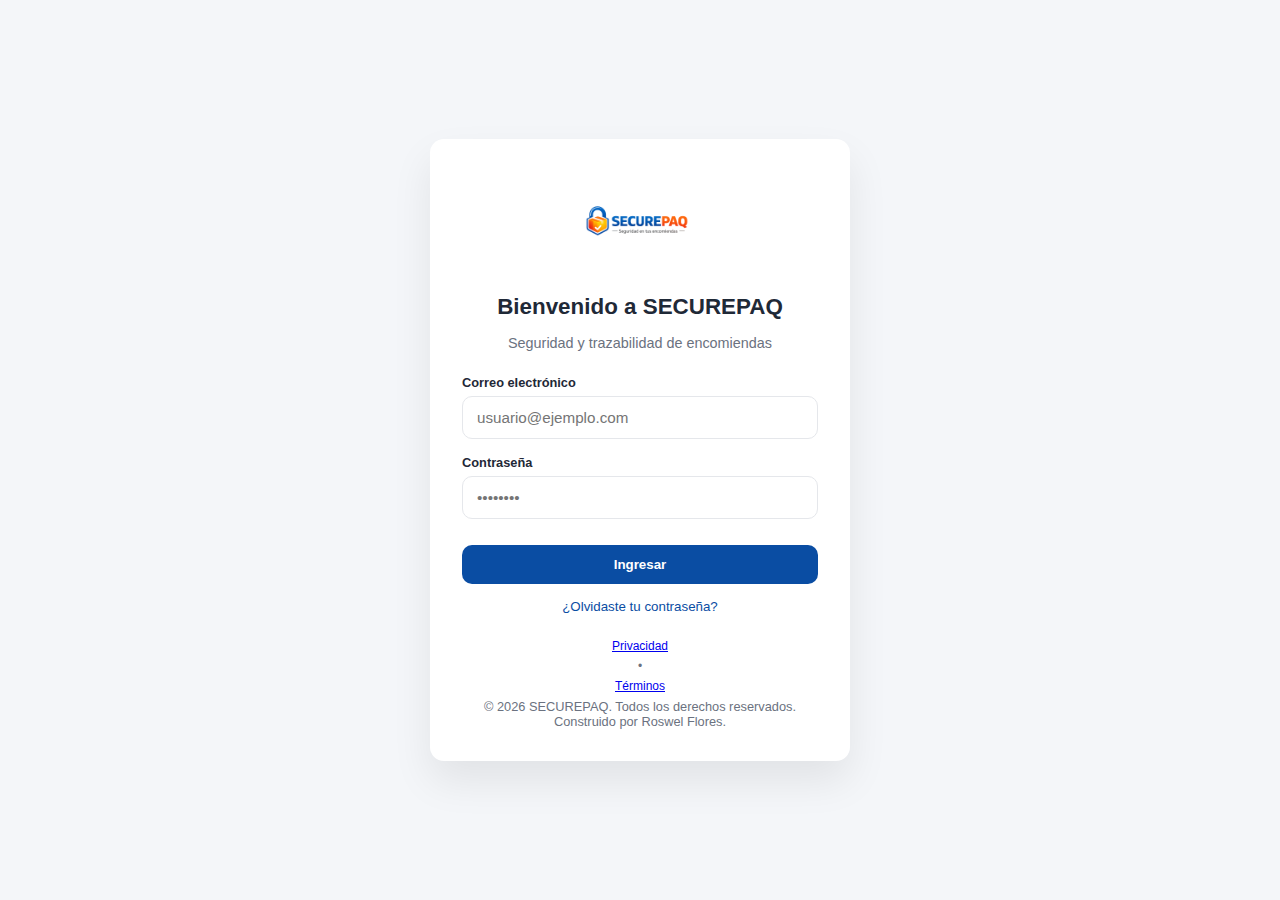
<file: index.html>
<!DOCTYPE html>
<html lang="es">
<head>
  <meta charset="UTF-8">
  <title>SECUREPAQ | Acceso</title>
  <meta name="viewport" content="width=device-width, initial-scale=1.0">

  <link rel="stylesheet" href="assets/css/base.css">
  <link rel="stylesheet" href="assets/css/login.css">
</head>
<body>

<main class="auth-wrapper">

  <section class="auth-card">

    <header class="auth-header">
      <img src="assets/images/logo_securepaq.png" alt="SECUREPAQ">
      <h1>Bienvenido a SECUREPAQ</h1>
      <p>Seguridad y trazabilidad de encomiendas</p>
    </header>

    <div id="error-box" class="alert error hidden">
      Credenciales incorrectas. Inténtalo nuevamente.
    </div>

    <form id="login-form" class="auth-form">
      <div class="field">
        <label>Correo electrónico</label>
        <input type="email" placeholder="usuario@ejemplo.com" required>
      </div>

      <div class="field">
        <label>Contraseña</label>
        <input type="password" placeholder="••••••••" required>
      </div>

      <button class="btn-primary">Ingresar</button>

      <button type="button" id="show-recovery" class="link-btn">
        ¿Olvidaste tu contraseña?
      </button>
    </form>

    <!-- RECUPERACIÓN -->
    <section id="recovery" class="recovery hidden">
      <h2>Recuperar acceso</h2>

      <div class="field">
        <label>Correo registrado</label>
        <input type="email" placeholder="correo@ejemplo.com">
      </div>

      <button class="btn-secondary">Enviar enlace</button>

      <button type="button" id="back-login" class="link-btn">
        Volver al inicio
      </button>
    </section>

    <footer class="auth-footer">
      <a href="pages/legal/privacidad.html">Privacidad</a>
      <span>•</span>
      <a href="pages/legal/terminos.html">Términos</a>
      <div class="copyright">
        © 2026 SECUREPAQ. Todos los derechos reservados. Construido por Roswel Flores.
      </div>
    </footer>


  </section>

</main>

<script src="js/auth/login.js"></script>
</body>
</html>
</file>
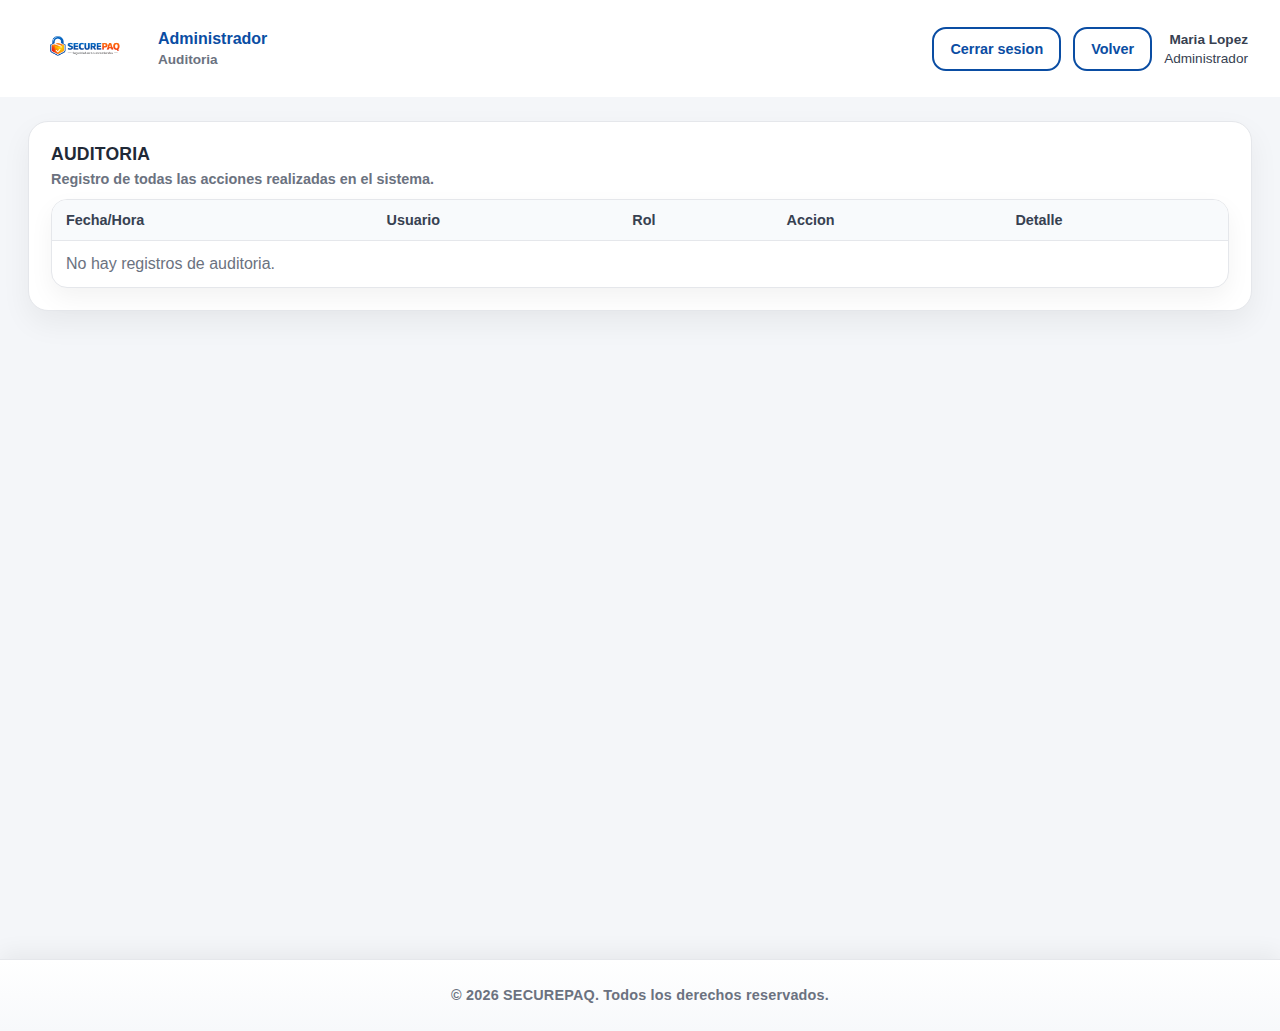
<file: pages/admin/auditoria.html>
<!DOCTYPE html>
<html lang="es">
<head>
  <meta charset="UTF-8" />
  <title>SECUREPAQ | Auditoria</title>
  <meta name="viewport" content="width=device-width, initial-scale=1.0" />

  <link rel="stylesheet" href="../../assets/css/base.css" />
  <link rel="stylesheet" href="../../assets/css/admin-auditoria.css?v=1" />
</head>

<body>
<header class="app-header">
  <div class="header-left">
    <img src="../../assets/images/logo_securepaq.png" class="logo" alt="SECUREPAQ">
    <div class="module-row">
      <span class="module">Administrador</span>
      <span class="module-sub">Auditoria</span>
    </div>
  </div>

  <div class="header-right">
    <a href="../../index.html" class="btn btn-back" aria-label="Cerrar sesion">Cerrar sesion</a>
    <a href="home.html" class="btn btn-back" aria-label="Volver al panel">Volver</a>
    <div class="user-info">
      <strong>Maria Lopez</strong>
      <span>Administrador</span>
    </div>
  </div>
</header>

<main class="page">
  <section class="content">
    <div class="section-head">
      <h1 class="title">Auditoria</h1>
      <p class="subtitle">Registro de todas las acciones realizadas en el sistema.</p>
    </div>

    <div class="table-wrap" role="region" aria-label="Tabla de auditoria">
      <table class="table">
        <thead>
          <tr>
            <th>Fecha/Hora</th>
            <th>Usuario</th>
            <th>Rol</th>
            <th>Accion</th>
            <th>Detalle</th>
          </tr>
        </thead>
        <tbody id="auditoriaTbody">
          <!-- render JS -->
        </tbody>
      </table>

      <div id="auditoriaEmpty" class="empty hidden">
        No hay registros de auditoria.
      </div>
    </div>
  </section>
</main>

<footer class="app-footer">
  &copy; 2026 SECUREPAQ. Todos los derechos reservados.
</footer>

<script src="../../js/pages/admin/auditoria.js"></script>
</body>
</html>
</file>
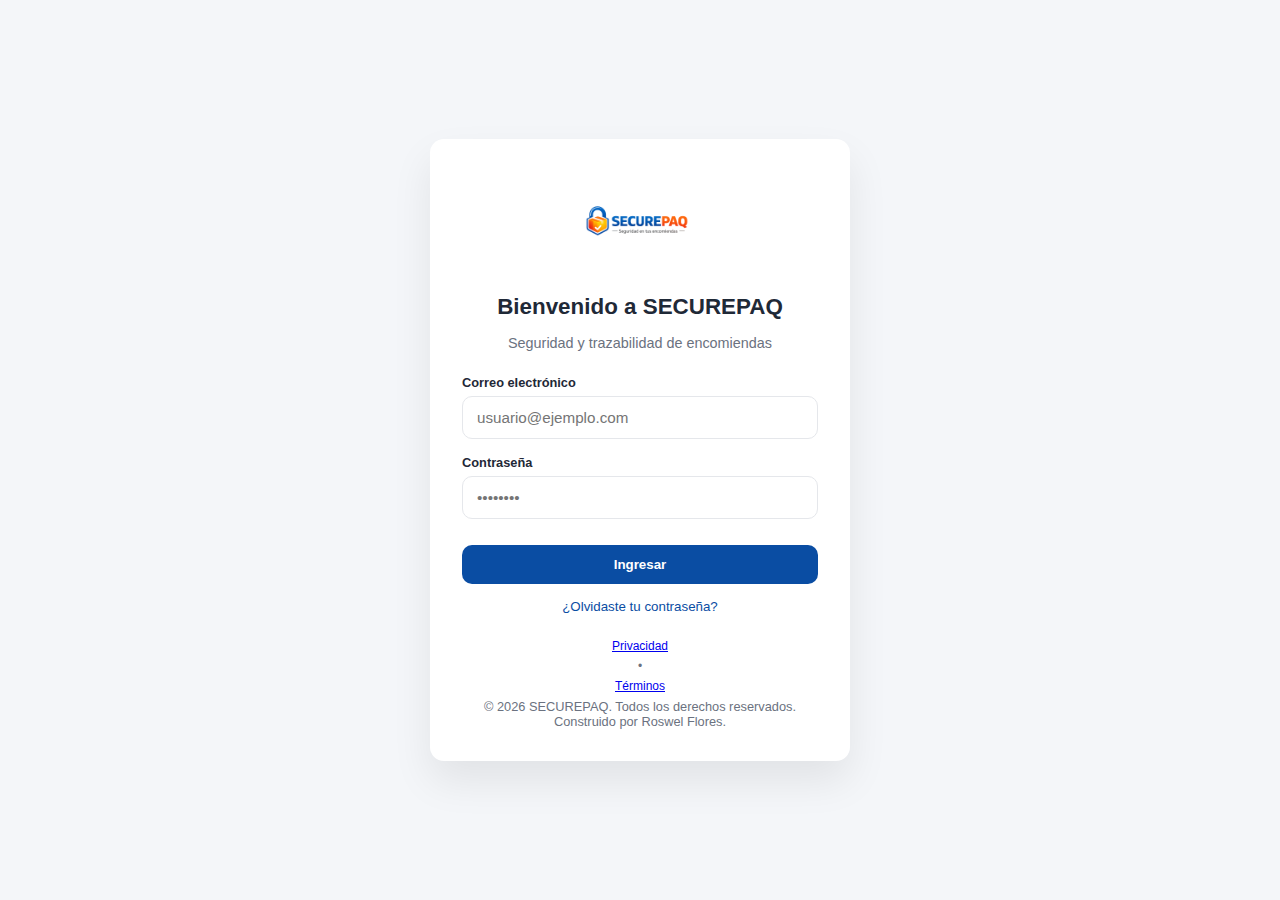
<file: pages/admin/estructura.html>
<!DOCTYPE html>
<html lang="es">
<head>
  <meta charset="UTF-8" />
  <title>SECUREPAQ | Estructura</title>
  <meta name="viewport" content="width=device-width, initial-scale=1.0" />

  <link rel="stylesheet" href="../../assets/css/base.css" />
  <link rel="stylesheet" href="../../assets/css/admin-estructura.css?v=2" />
</head>

<body>
<header class="app-header">
  <div class="header-left">
    <img src="../../assets/images/logo_securepaq.png" class="logo" alt="SECUREPAQ">
    <div class="module-row">
      <span class="module">Administrador</span>
      <span class="module-sub">Configurar estructura</span>
    </div>
  </div>

  <div class="header-right">
    <a href="../../index.html" class="btn btn-back" aria-label="Cerrar sesion" data-logout>Cerrar sesion</a>
    <a href="home.html" class="btn btn-back" aria-label="Volver al panel">Volver</a>
    <div class="user-info">
      <strong>Maria Lopez</strong>
      <span>Administrador</span>
    </div>
  </div>
</header>

<main class="page">
  <section class="content">
    <div class="section-head">
      <h1 class="title">Configurar estructura</h1>
      <p class="subtitle">Define datos del edificio y todos sus departamentos en una sola pantalla.</p>
    </div>

    <div id="estructuraMessage" class="status-message hidden" role="status" aria-live="polite"></div>

    <form id="estructuraForm" class="form">
      <!-- Edificio -->
      <div class="block">
        <div class="block-title">Datos del edificio</div>

        <label class="field">
          <span class="field-label">Nombre del edificio <span class="req">*</span></span>
          <input id="edificioNombre" type="text" placeholder="Ej: Torre A" required />
        </label>

        <label class="field">
          <span class="field-label">Direccion <span class="req">*</span></span>
          <input id="edificioDireccion" type="text" placeholder="Calle y numero" required />
        </label>

        <div class="grid-2">
          <label class="field">
            <span class="field-label">Comuna <span class="req">*</span></span>
            <input id="edificioComuna" type="text" placeholder="Comuna" required />
          </label>

          <label class="field">
            <span class="field-label">Ciudad <span class="req">*</span></span>
            <input id="edificioCiudad" type="text" placeholder="Ciudad" required />
          </label>
        </div>

        <div class="grid-2">
          <label class="field">
            <span class="field-label">Telefono <span class="req">*</span></span>
          <input id="edificioTelefono" type="tel" placeholder="+56912345678" required pattern="^\+56 ?9\d{8}$" title="Formato requerido: +56 9XXXXXXXX" />
          </label>

          <label class="field">
             <span class="field-label">Email <span class="req">*</span></span>
          <input id="edificioEmail" type="email" placeholder="contacto@edificio.com" required />
          </label>
        </div>

      </div>

      <!-- Departamentos -->
      <div class="block">
        <div class="block-title">Departamentos</div>
        <div id="deptosContainer" class="deptos-container">
          <!-- render JS -->
        </div>

        <div class="add-wrap">
          <button type="button" id="btnAgregarDepto" class="btn btn-outline">+ Agregar departamento</button>
        </div>
      </div>

      <div class="form-actions">
        <button type="button" id="btnCancelar" class="btn btn-muted">Cancelar</button>
        <button type="submit" class="btn">Guardar</button>
      </div>
    </form>
  </section>
</main>

<footer class="app-footer">
  &copy; 2026 SECUREPAQ. Todos los derechos reservados.
</footer>

<script src="../../js/pages/admin/estructura.js"></script>

<script src="../../js/guard/guard.global.js"></script>
<script>
  protectRoute(['ADMIN']);
</script>
</body>
</html>
</file>
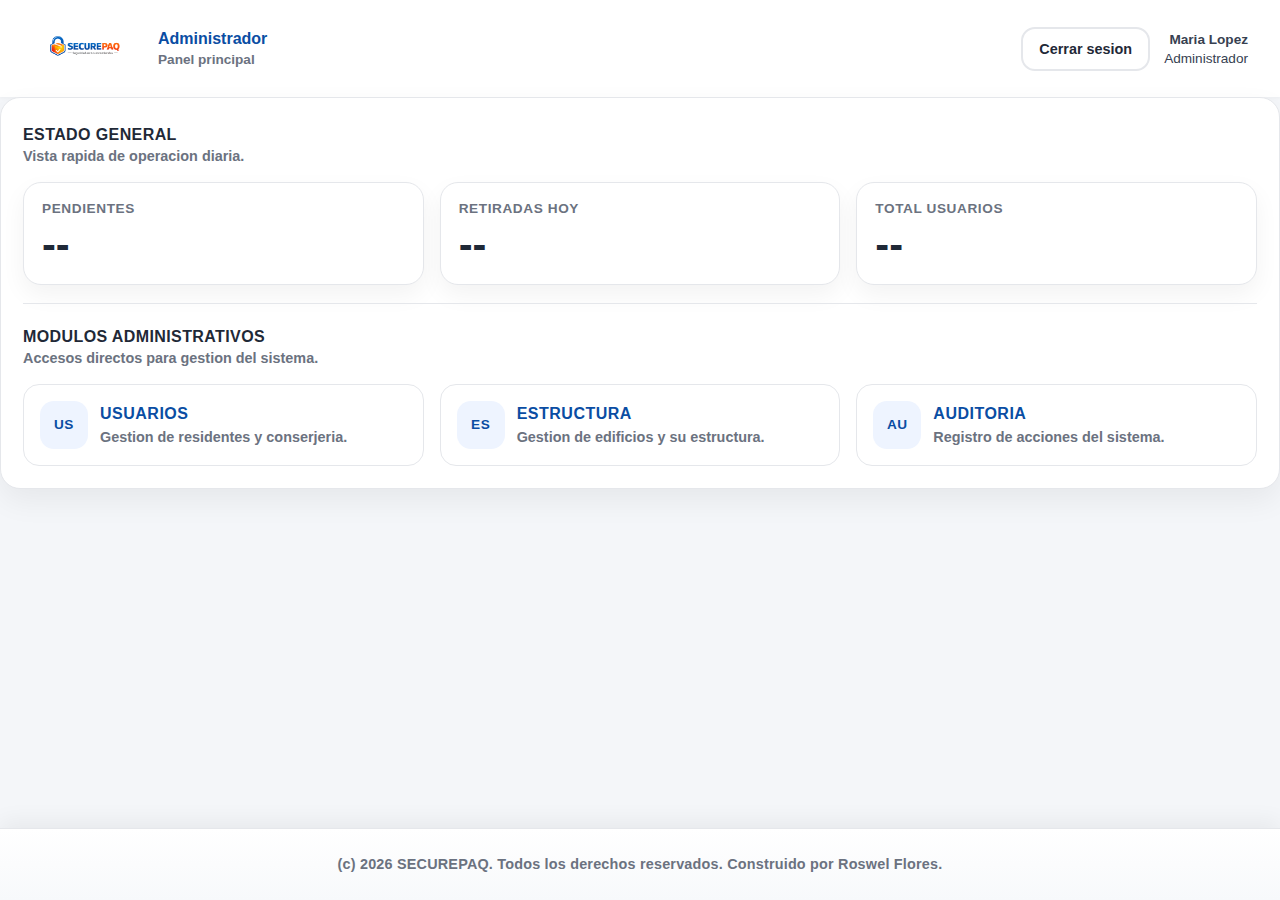
<file: pages/admin/home.html>
<!DOCTYPE html>
<html lang="es">
<head>
  <meta charset="UTF-8">
  <title>SECUREPAQ | Administrador</title>
  <meta name="viewport" content="width=device-width, initial-scale=1.0">

  <link rel="stylesheet" href="../../assets/css/base.css">
  <link rel="stylesheet" href="../../assets/css/admin.css?v=1">
</head>

<body>

<header class="app-header">
  <div class="header-left">
    <img src="../../assets/images/logo_securepaq.png" class="logo" alt="SECUREPAQ">
    <div class="module-row">
      <span class="module">Administrador</span>
      <span class="module-sub">Panel principal</span>
    </div>
  </div>

  <div class="header-right">
    <a href="../../index.html" class="btn btn-muted" aria-label="Cerrar sesion">Cerrar sesion</a>
    <div class="user-info">
      <strong>Maria Lopez</strong>
      <span>Administrador</span>
    </div>
  </div>
</header>

<main class="page admin-page">

  <section class="content admin-content">
    <div class="section-head">
      <h2 class="section-title">Estado general</h2>
      <p class="section-subtitle">Vista rapida de operacion diaria.</p>
    </div>

    <div class="kpi-grid" aria-label="KPIs esenciales">
      <div class="kpi-card">
        <div class="kpi-label">Pendientes</div>
        <div class="kpi-value" id="kpiPendientes">--</div>
      </div>

      <div class="kpi-card">
        <div class="kpi-label">Retiradas hoy</div>
        <div class="kpi-value" id="kpiRetiradasHoy">--</div>
      </div>

      <div class="kpi-card">
        <div class="kpi-label">Total usuarios</div>
        <div class="kpi-value" id="kpiTotalUsuarios">--</div>
      </div>
    </div>

    <div class="divider"></div>

    <div class="section-head">
      <h2 class="section-title">Modulos administrativos</h2>
      <p class="section-subtitle">Accesos directos para gestion del sistema.</p>
    </div>

    <div class="modules-grid">
      <a class="module-card" href="usuarios.html" aria-label="Modulo Usuarios">
        <div class="module-icon">US</div>
        <div>
          <div class="module-title">Usuarios</div>
          <div class="module-desc">Gestion de residentes y conserjeria.</div>
        </div>
      </a>

      <a class="module-card" href="estructura.html" aria-label="Modulo Estructura">
        <div class="module-icon">ES</div>
        <div>
          <div class="module-title">Estructura</div>
          <div class="module-desc">Gestion de edificios y su estructura.</div>
        </div>
      </a>

      <a class="module-card" href="auditoria.html" aria-label="Modulo Auditoria">
        <div class="module-icon">AU</div>
        <div>
          <div class="module-title">Auditoria</div>
          <div class="module-desc">Registro de acciones del sistema.</div>
        </div>
      </a>
    </div>

    <!-- Mensaje fallback -->
    <div class="empty hidden" id="adminStatus">Cargando metricas...</div>
  </section>

</main>

<footer class="app-footer">
  (c) 2026 SECUREPAQ. Todos los derechos reservados. Construido por Roswel Flores.
</footer>

<script src="../../js/pages/admin/admin.js"></script>
</body>
</html>
</file>
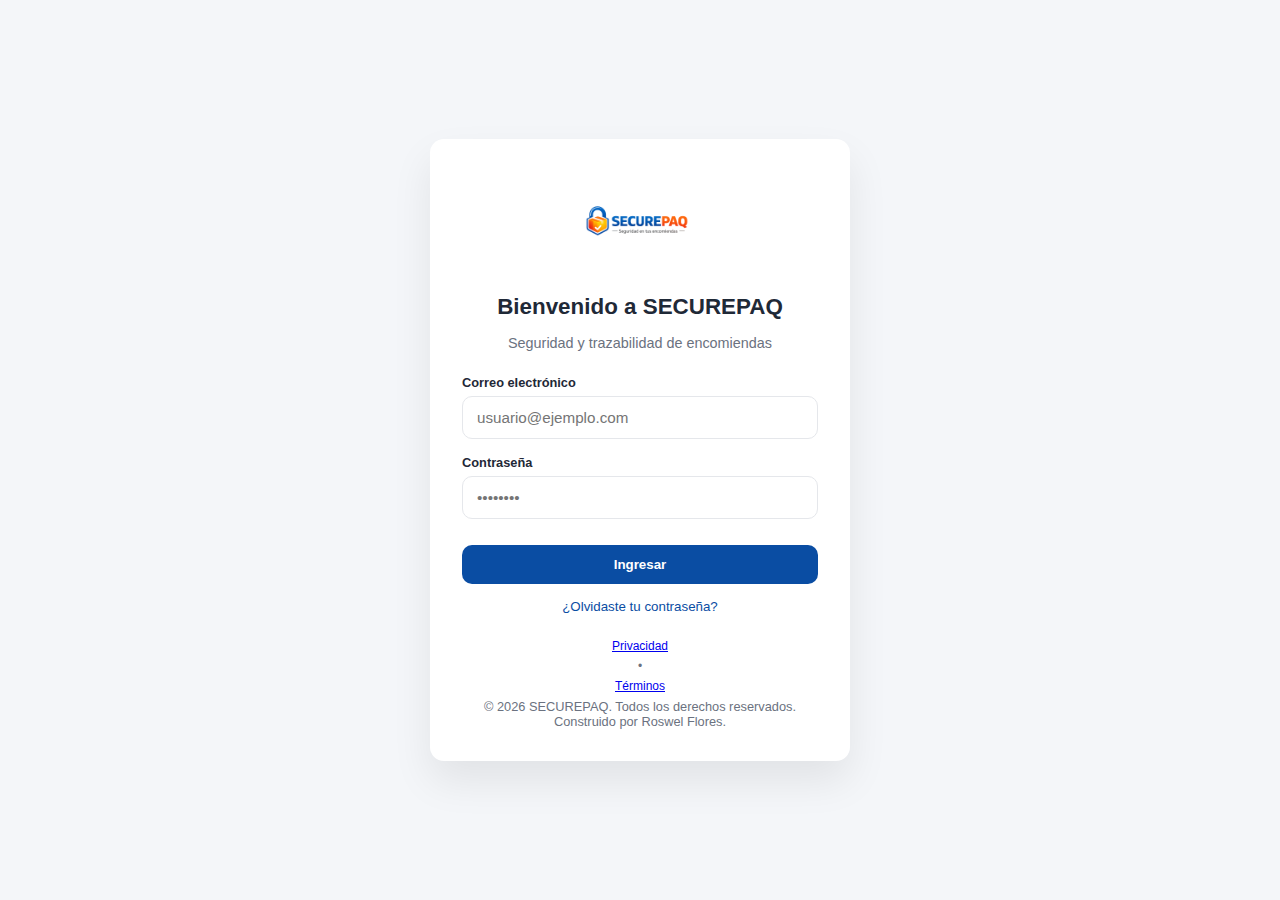
<file: pages/admin/usuarios.html>
<!DOCTYPE html>
<html lang="es">
<head>
  <meta charset="UTF-8" />
  <title>SECUREPAQ | Gestion de Usuarios</title>
  <meta name="viewport" content="width=device-width, initial-scale=1.0" />

  <link rel="stylesheet" href="../../assets/css/base.css" />
  <link rel="stylesheet" href="../../assets/css/admin-usuarios.css?v=2" />
</head>

<body>

<header class="app-header">
  <div class="header-left">
    <img src="../../assets/images/logo_securepaq.png" class="logo" alt="SECUREPAQ">
    <div class="module-row">
      <span class="module">Administrador</span>
      <span class="module-sub">Gestion de usuarios</span>
    </div>
  </div>

  <div class="header-right">
    <a href="../../index.html" class="btn btn-back" aria-label="Cerrar sesion" data-logout>Cerrar sesion</a>
    <a href="home.html" class="btn btn-back" aria-label="Volver al panel">Volver</a>
    <div class="user-info">
      <strong>Maria Lopez</strong>
      <span>Administrador</span>
    </div>
  </div>
</header>

<main class="page">

  <section class="content">

    <div class="topbar">
      <div>
        <h1 class="title">Gestion de usuarios</h1>
        <p class="subtitle">Crea y administra cuentas, roles y estado de acceso.</p>
      </div>

      <button id="btnCrear" class="btn">Crear usuario</button>
    </div>

    <!-- Tabla -->
    <div class="table-wrap" role="region" aria-label="Tabla de usuarios">
      <table class="table">
        <thead>
          <tr>
            <th>Nombre</th>
            <th>Email</th>
            <th>RUT</th>
            <th>Rol</th>
            <th>Depto</th>
            <th>Estado</th>
            <th class="th-actions">Acciones</th>
          </tr>
        </thead>
        <tbody id="usuariosTbody">
          <!-- Render JS -->
        </tbody>
      </table>

      <div id="tablaEmpty" class="empty hidden">
        No hay usuarios para mostrar.
      </div>
    </div>

    <div class="pagination hidden" id="usuariosPagination">
      <button class="btn btn-muted" id="usuariosPrev" type="button">Anterior</button>
      <span class="page-info" id="usuariosPageInfo">1 / 1</span>
      <button class="btn" id="usuariosNext" type="button">Siguiente</button>
    </div>

  </section>

  <!-- MODAL (Crear / Editar) -->
  <div id="modalOverlay" class="modal-overlay hidden" aria-hidden="true">
    <div class="modal" role="dialog" aria-modal="true" aria-labelledby="modalTitle">
      <div class="modal-head">
        <h2 id="modalTitle" class="modal-title">Crear usuario</h2>
        <button id="btnCloseModal" class="icon-btn" aria-label="Cerrar">x</button>
      </div>

      <form id="formUsuario" class="modal-body">
        <div id="modalMessage" class="modal-message hidden" role="status" aria-live="polite"></div>
        <!-- Datos basicos -->
        <div class="block">
          <div class="block-title">Datos basicos</div>

          <label class="field">
            <span class="field-label">Nombre completo <span class="req">*</span></span>
            <input id="nombre" type="text" placeholder="Nombre completo del usuario" required />
          </label>

          <div class="grid-2">
            <label class="field">
              <span class="field-label">RUT <span class="req">*</span></span>
              <input id="rut" type="text" placeholder="12.345.678-9" required />
            </label>

            <label class="field">
              <span class="field-label">Telefono <span class="req">*</span></span>
              <input id="telefono" type="tel" placeholder="+56912345678" required />
            </label>
          </div>
        </div>

        <!-- Datos de acceso -->
        <div class="block">
          <div class="block-title">Datos de acceso</div>

          <label class="field">
            <span class="field-label">Email <span class="req">*</span></span>
            <input id="email" type="email" placeholder="usuario@ejemplo.com" required />
          </label>

          <label class="field">
            <span class="field-label">Rol <span class="req">*</span></span>
            <select id="rol" required>
              <option value="Residente">Residente</option>
              <option value="Conserjeria">Conserjeria</option>
              <option value="Administrador">Administrador</option>
            </select>
          </label>
        </div>

        <!-- Asignacion de departamento (solo Residente) -->
        <div id="deptoSection" class="block depto-block">
          <div class="block-title">Asignacion de departamento</div>

          <div class="grid-2">
            <label class="field">
              <span class="field-label">Torre/Edificio <span class="req">*</span></span>
              <select id="torre">
                <option value="Torre A">Torre A</option>
                <option value="Torre B">Torre B</option>
              </select>
            </label>

            <label class="field">
              <span class="field-label">Departamento <span class="req">*</span></span>
              <select id="depto"></select>
            </label>
          </div>

          <div class="hint">
            Esta seccion aparece solo cuando el rol es <strong>Residente</strong>.
          </div>
        </div>

        <!-- Footer -->
        <div class="modal-foot">
          <button type="button" id="btnCancelar" class="btn btn-muted">Cancelar</button>
          <button type="submit" class="btn">Guardar</button>
        </div>

        <input type="hidden" id="editId" value="">
      </form>
    </div>
  </div>

</main>

<footer class="app-footer">
  &copy; 2026 SECUREPAQ. Todos los derechos reservados.
</footer>

<script src="../../js/pages/admin/usuarios.js"></script>

<script src="../../js/guard/guard.global.js"></script>
<script>
  protectRoute(['ADMIN']);
</script>
</body>
</html>
</file>
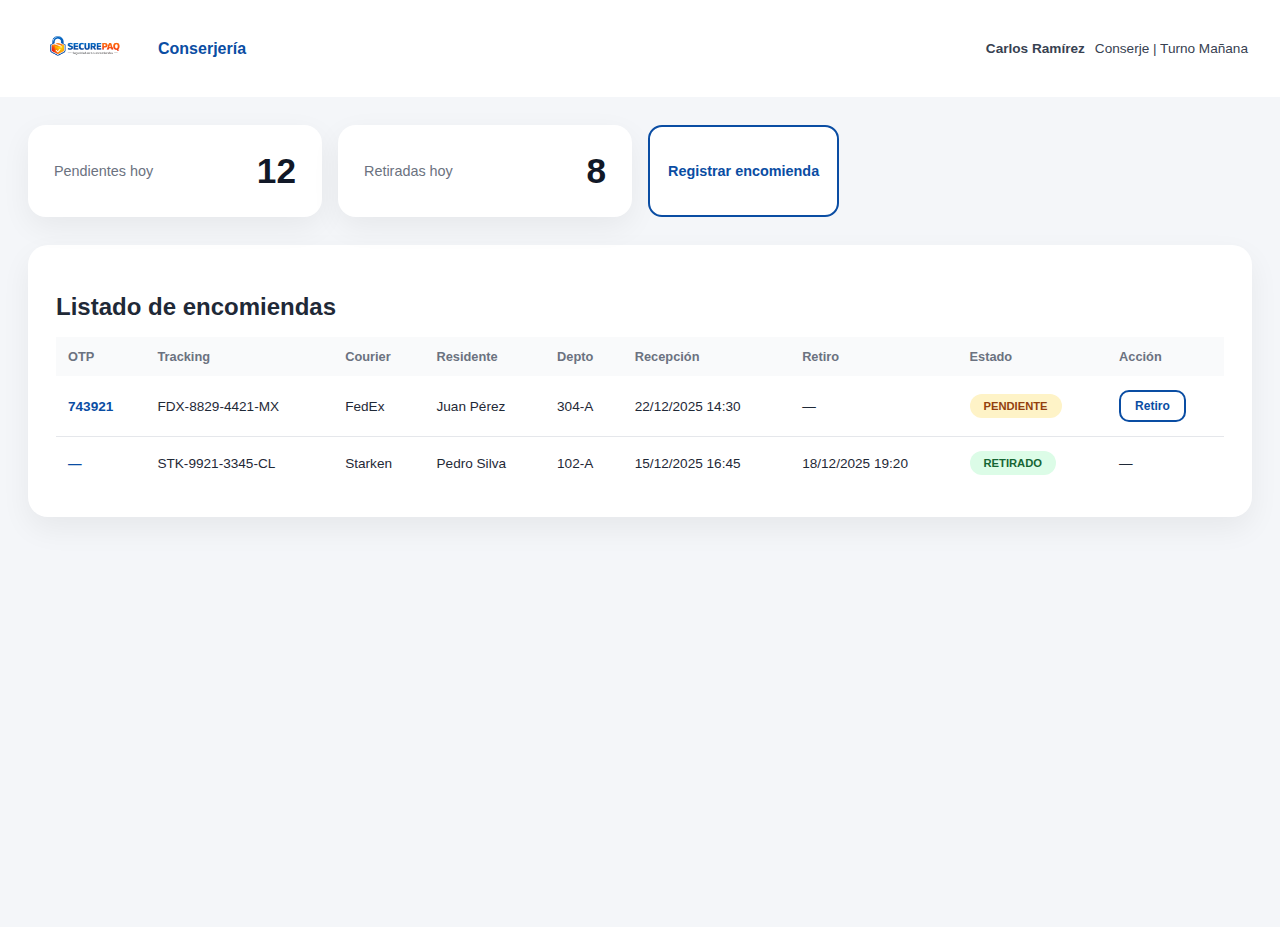
<file: pages/conserjeria/home.html>
<!DOCTYPE html>
<html lang="es">
<head>
  <meta charset="UTF-8">
  <title>SECUREPAQ | Conserjería</title>
  <meta name="viewport" content="width=device-width, initial-scale=1.0">

  <link rel="stylesheet" href="../../assets/css/base.css">
  <link rel="stylesheet" href="../../assets/css/conserjeria.css?v=99">
</head>
<body>

<header class="app-header">
  <div class="header-left">
    <img src="../../assets/images/logo_securepaq.png" class="logo" alt="SECUREPAQ">
    <span class="module">Conserjería</span>
  </div>

  <div class="header-right">
    <strong>Carlos Ramírez</strong>
    <span>Conserje | Turno Mañana</span>
  </div>
</header>

<main class="dashboard-wrapper">

  <!-- KPIs -->
  <section class="kpi-grid">
    <div class="kpi-card">
      <span class="kpi-title">Pendientes hoy</span>
      <span class="kpi-value">12</span>
    </div>

    <div class="kpi-card">
      <span class="kpi-title">Retiradas hoy</span>
      <span class="kpi-value">8</span>
    </div>

    <div class="kpi-actions">
      <a href="registrar-encomienda.html" class="btn-primary">Registrar encomienda</a>
    </div>
  </section>

  <!-- LISTADO -->
  <section class="table-section">
    <h2>Listado de encomiendas</h2>

    <div class="table-wrapper">
      <table class="data-table">
      <thead>
        <tr>
          <th>OTP</th>
          <th>Tracking</th>
          <th>Courier</th>
          <th>Residente</th>
          <th>Depto</th>
          <th>Recepción</th>
          <th>Retiro</th>
          <th>Estado</th>
          <th>Acción</th> 
        </tr>
      </thead>

      <tbody id="tableBody">
        <!-- Render JS -->
      </tbody>
      </table>
    </div>

    <div id="emptyState" class="empty hidden">
      No existen encomiendas registradas en el sistema.
    </div>
  </section>

</main>

<script src="../../js/pages/conserjeria/home.js?v=1" defer></script>

</body>
</html>
</file>
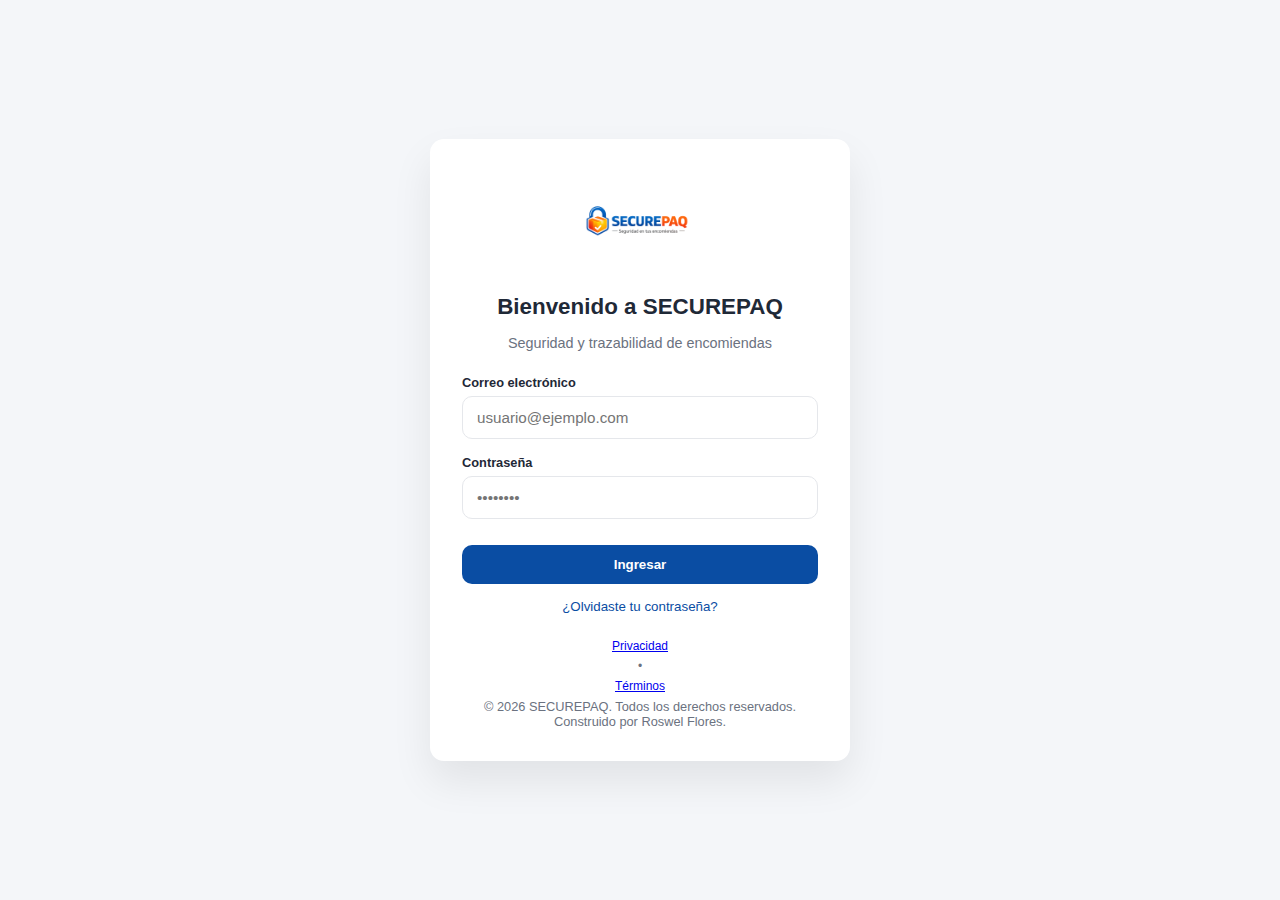
<file: pages/conserjeria/registrar-encomienda.html>
<!DOCTYPE html>
<html lang="es">
<head>
  <meta charset="UTF-8">
  <title>SECUREPAQ | Registrar Encomienda</title>
  <meta name="viewport" content="width=device-width, initial-scale=1.0">

  <link rel="stylesheet" href="../../assets/css/base.css">
  <link rel="stylesheet" href="../../assets/css/registrar-encomienda.css">
</head>
<body>

<header class="app-header">
  <img src="../../assets/images/logo_securepaq.png" class="logo" alt="SECUREPAQ">
  <a href="home.html" class="back-link">← Volver</a>
</header>

<main class="form-wrapper">

  <section class="form-card">

    <h1>Registrar encomienda</h1>

    <!-- =========================
         DATOS RESIDENTE
    ========================== -->
    <h2>Datos del residente</h2>

    <div class="field">
      <label>Residente <span>*</span></label>
      <select id="residente">
        <option value="">Seleccionar...</option>
      </select>
      <small class="error hidden" id="residente-error">Selecciona un residente válido</small>
    </div>

    <div class="grid-2">
      <div class="field">
        <label>RUT</label>
        <input id="rut" disabled>
      </div>

      <div class="field">
        <label>Depto</label>
        <input id="depto" disabled>
      </div>
    </div>

    <!-- =========================
         DATOS ENCOMIENDA
    ========================== -->
    <h2>Datos de la encomienda</h2>

    <div class="field">
      <label>Courier <span>*</span></label>
      <select id="courier">
        <option value="">Seleccionar...</option>
        <option>FedEx</option>
        <option>DHL Express</option>
        <option>Starken</option>
        <option>Correos de Chile</option>
        <option>Otro</option>
      </select>
      <small class="error hidden" id="courier-error">Selecciona un courier</small>
    </div>

    <div class="field">
      <label>Número de tracking <span>*</span></label>
      <input id="tracking" placeholder="Ej: FDX-8829-4421-MX">
      <small class="error hidden" id="tracking-error">Ingresa un tracking válido</small>
    </div>

    <div class="grid-2">
      <div class="field">
        <label>Tipo de paquete <span>*</span></label>
        <select id="tipo">
          <option value="">Seleccionar...</option>
          <option>Documento</option>
          <option>Caja</option>
          <option>Sobre</option>
          <option>Otro</option>
        </select>
        <small class="error hidden" id="tipo-error">Campo obligatorio</small>
      </div>

      <div class="field">
        <label>Tamaño <span>*</span></label>
        <select id="tamano">
          <option value="">Seleccionar...</option>
          <option>Pequeño</option>
          <option>Mediano</option>
          <option>Grande</option>
        </select>
        <small class="error hidden" id="tamano-error">Campo obligatorio</small>
      </div>
    </div>

    <div class="field">
      <label>Descripción (opcional)</label>
      <textarea id="descripcion" maxlength="200"
        placeholder="Descripción adicional del contenido..."></textarea>
      <small class="hint"><span id="count">0</span>/200 caracteres</small>
    </div>

    <!-- =========================
         RECEPCIÓN
    ========================== -->
    <h2>Datos de recepción</h2>

    <div class="field">
      <label>Receptor en conserjería</label>
      <input value="Carlos Ramírez" disabled>
    </div>

    <div class="grid-2">
      <div class="field">
        <label>Fecha recepción</label>
        <input value="27/12/2025" disabled>
      </div>
      <div class="field">
        <label>Hora recepción</label>
        <input value="14:30" disabled>
      </div>
    </div>

    <!-- ACTIONS -->
    <div class="actions">
      <button class="btn-secondary">Cancelar</button>
      <button class="btn-primary" id="guardar">Guardar</button>
    </div>

    <!-- =========================
         CONFIRMACIÓN OTP
    ========================== -->
    <section id="confirmacion" class="confirmacion hidden">
      <h2>Encomienda registrada</h2>

      <div class="otp-wrap">
        <p class="otp-label">CÓDIGO OTP GENERADO</p>
        <div class="otp-box">743921</div>
        <p class="otp-expires"><strong>Expira:</strong> 27/12/2025 18:30</p>
      </div>

      <div class="details">
        <div class="details-row">
          <div class="label">Tracking:</div>
          <div class="value">#TRK-458923</div>
        </div>

        <div class="details-row">
          <div class="label">Residente:</div>
          <div class="value">Juan Pérez - 304-A</div>
        </div>

        <div class="details-row">
          <div class="label">Courier:</div>
          <div class="value">FedEx</div>
        </div>

        <div class="details-row">
          <div class="label">Tipo:</div>
          <div class="value">Caja</div>
        </div>

        <div class="details-row">
          <div class="label">Estado:</div>
          <div class="value"><span class="status pending">PENDIENTE</span></div>
        </div>
      </div>
      <div class="confirm-actions">
        <a href="registrar-encomienda.html" class="btn-primary">Registrar nueva encomienda</a>
        <a href="home.html" class="back-link back-link-inline">← Volver</a>
      </div>
    </section>

  </section>

</main>

<footer class="app-footer">
  &copy; 2026 SECUREPAQ. Todos los derechos reservados.
</footer>

<script src="../../js/pages/conserjeria/registrar-encomienda.js"></script>

<script src="../../js/guard/guard.global.js"></script>
<script>
  protectRoute(['CONSERJERIA']);
</script>
</body>
</html>
</file>
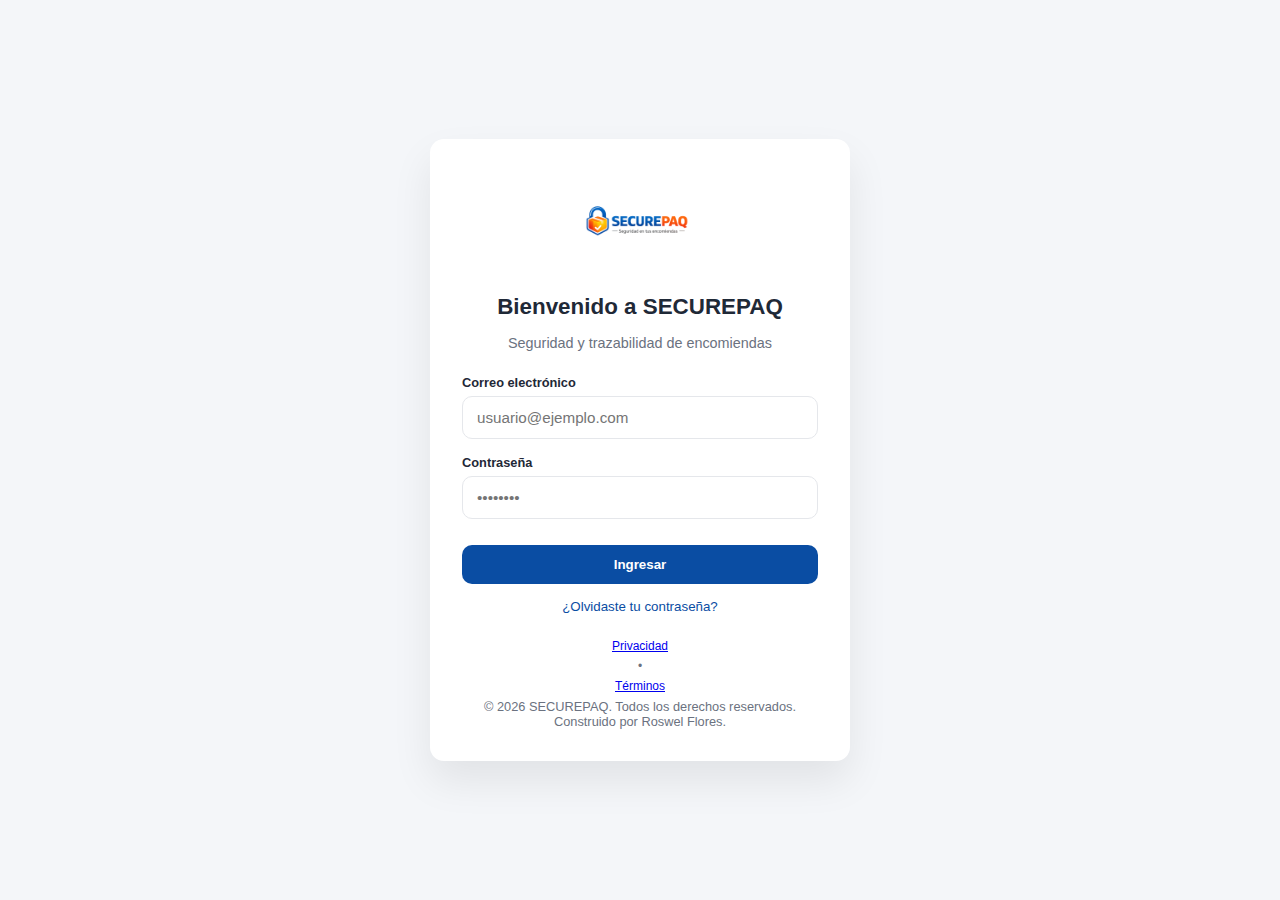
<file: pages/conserjeria/retiro.html>
<!DOCTYPE html>
<html lang="es">
<head>
  <meta charset="UTF-8">
  <title>SECUREPAQ | Retiro de Encomienda</title>
  <meta name="viewport" content="width=device-width, initial-scale=1.0">

  <link rel="stylesheet" href="../../assets/css/base.css">
  <link rel="stylesheet" href="../../assets/css/retiro.css">
</head>
<body>

<header class="app-header">
  <img src="../../assets/images/logo_securepaq.png" class="logo" alt="SECUREPAQ">
  <a href="home.html" class="back-link">← Volver</a>
</header>

<main class="retiro-wrapper">

  <section class="retiro-card">

    <h1>Retiro de encomienda</h1>

    <!-- ======================
         VALIDACIÓN OTP
    ======================= -->
    <div class="otp-section">
      <label>Código OTP</label>
      <input id="otp" maxlength="6" placeholder="000000">
      <small class="error hidden" id="otp-invalid">
        Código OTP incorrecto
      </small>
      <small class="error hidden" id="otp-expired">
        Código OTP vencido. Debe regenerar el código
      </small>

      <button class="btn-primary" id="validar">
        Validar OTP
      </button>
    </div>

    <!-- ======================
         TARJETA ENCOMIENDA
    ======================= -->
    <section id="encomienda" class="encomienda hidden">
      <h2>Datos de la encomienda</h2>

      <div class="info-grid">
        <div><strong>Tracking:</strong> FDX-8829-4421-MX</div>
        <div><strong>Courier:</strong> FedEx</div>
        <div><strong>Residente:</strong> Juan Pérez</div>
        <div><strong>Depto:</strong> 304-A</div>
        <div><strong>Recepción:</strong> 27/12/2025 14:30</div>
        <div><strong>Estado:</strong> Pendiente</div>
      </div>

      <div class="field">
        <label>Observaciones (opcional)</label>
        <textarea id="obs" placeholder="Comentario adicional..."></textarea>
      </div>

      <button class="btn-primary" id="confirmar">
        Confirmar retiro
      </button>
    </section>

    <!-- ======================
         CONFIRMACIÓN FINAL
    ======================= -->
    <section id="final" class="confirmacion hidden">
      <h2>Retiro registrado</h2>

      <ul>
        <li>✔ Encomienda marcada como <strong>Retirada</strong></li>
        <li>✔ Código OTP invalidado automáticamente</li>
        <li>✔ Notificación enviada al correo del residente</li>
      </ul>

      <a href="home.html" class="btn-secondary">
        Volver al listado
      </a>
    </section>

  </section>

</main>

<footer class="app-footer">
  &copy; 2026 SECUREPAQ. Todos los derechos reservados.
</footer>

<script src="../../js/pages/conserjeria/retiro.js"></script>

<script src="../../js/guard/guard.global.js"></script>
<script>
  protectRoute(['CONSERJERIA']);
</script>
</body>
</html>
</file>
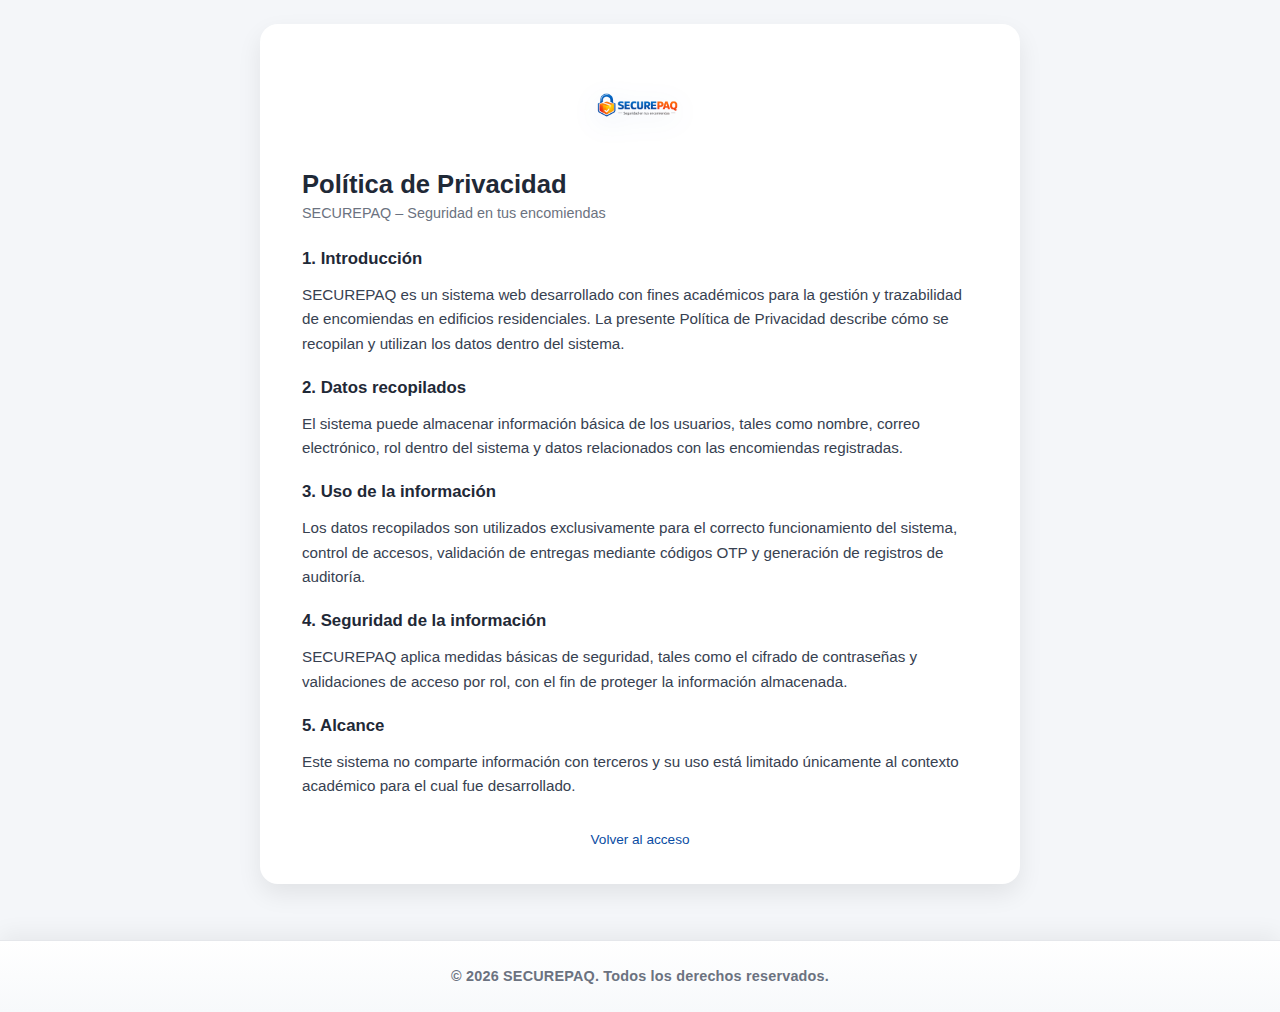
<file: pages/legal/privacidad.html>
<!DOCTYPE html>
<html lang="es">
<head>
  <meta charset="UTF-8">
  <title>SECUREPAQ | Política de Privacidad</title>
  <meta name="viewport" content="width=device-width, initial-scale=1.0">
  <link rel="stylesheet" href="../../assets/css/base.css">
  <link rel="stylesheet" href="../../assets/css/legal.css">
</head>
<body>

<main class="legal-wrapper">
  <section class="legal-card">

    <header class="legal-header">
      <img src="../../assets/images/logo_securepaq.png" alt="SECUREPAQ" class="site-logo">
      <h1>Política de Privacidad</h1>
      <p>SECUREPAQ – Seguridad en tus encomiendas</p>
    </header>

    <article class="legal-content">

      <h2>1. Introducción</h2>
      <p>
        SECUREPAQ es un sistema web desarrollado con fines académicos para la gestión y trazabilidad
        de encomiendas en edificios residenciales. La presente Política de Privacidad describe
        cómo se recopilan y utilizan los datos dentro del sistema.
      </p>

      <h2>2. Datos recopilados</h2>
      <p>
        El sistema puede almacenar información básica de los usuarios, tales como nombre,
        correo electrónico, rol dentro del sistema y datos relacionados con las encomiendas
        registradas.
      </p>

      <h2>3. Uso de la información</h2>
      <p>
        Los datos recopilados son utilizados exclusivamente para el correcto funcionamiento
        del sistema, control de accesos, validación de entregas mediante códigos OTP y generación
        de registros de auditoría.
      </p>

      <h2>4. Seguridad de la información</h2>
      <p>
        SECUREPAQ aplica medidas básicas de seguridad, tales como el cifrado de contraseñas y
        validaciones de acceso por rol, con el fin de proteger la información almacenada.
      </p>

      <h2>5. Alcance</h2>
      <p>
        Este sistema no comparte información con terceros y su uso está limitado únicamente
        al contexto académico para el cual fue desarrollado.
      </p>

    </article>

    <footer class="legal-footer">
      <a href="../../index.html">Volver al acceso</a>
    </footer>

  </section>
</main>

<footer class="app-footer">
  &copy; 2026 SECUREPAQ. Todos los derechos reservados.
</footer>

</body>
</html>
</file>
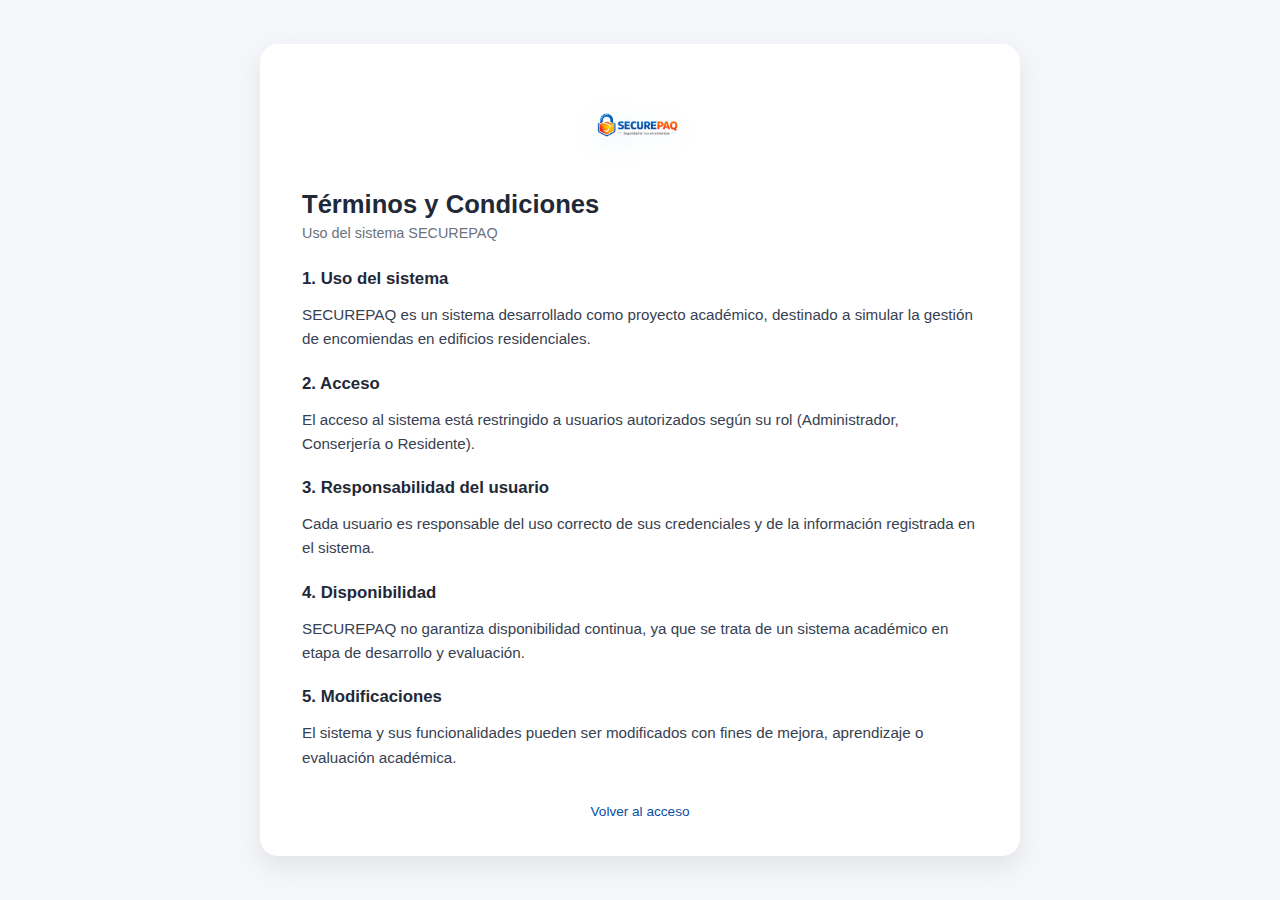
<file: pages/legal/terminos.html>
<!DOCTYPE html>
<html lang="es">
<head>
  <meta charset="UTF-8">
  <title>SECUREPAQ | Términos y Condiciones</title>
  <meta name="viewport" content="width=device-width, initial-scale=1.0">
  <link rel="stylesheet" href="../../assets/css/base.css">
  <link rel="stylesheet" href="../../assets/css/legal.css">
</head>
<body>

<main class="legal-wrapper">
  <section class="legal-card">

    <header class="legal-header">
      <img src="../../assets/images/logo_securepaq.png" alt="SECUREPAQ" class="site-logo">
      <h1>Términos y Condiciones</h1>
      <p>Uso del sistema SECUREPAQ</p>
    </header>

    <article class="legal-content">

      <h2>1. Uso del sistema</h2>
      <p>
        SECUREPAQ es un sistema desarrollado como proyecto académico, destinado a simular
        la gestión de encomiendas en edificios residenciales.
      </p>

      <h2>2. Acceso</h2>
      <p>
        El acceso al sistema está restringido a usuarios autorizados según su rol
        (Administrador, Conserjería o Residente).
      </p>

      <h2>3. Responsabilidad del usuario</h2>
      <p>
        Cada usuario es responsable del uso correcto de sus credenciales y de la información
        registrada en el sistema.
      </p>

      <h2>4. Disponibilidad</h2>
      <p>
        SECUREPAQ no garantiza disponibilidad continua, ya que se trata de un sistema
        académico en etapa de desarrollo y evaluación.
      </p>

      <h2>5. Modificaciones</h2>
      <p>
        El sistema y sus funcionalidades pueden ser modificados con fines de mejora,
        aprendizaje o evaluación académica.
      </p>

    </article>

    <footer class="legal-footer">
      <a href="../../index.html">Volver al acceso</a>
    </footer>

  </section>
</main>

</body>
</html>
</file>
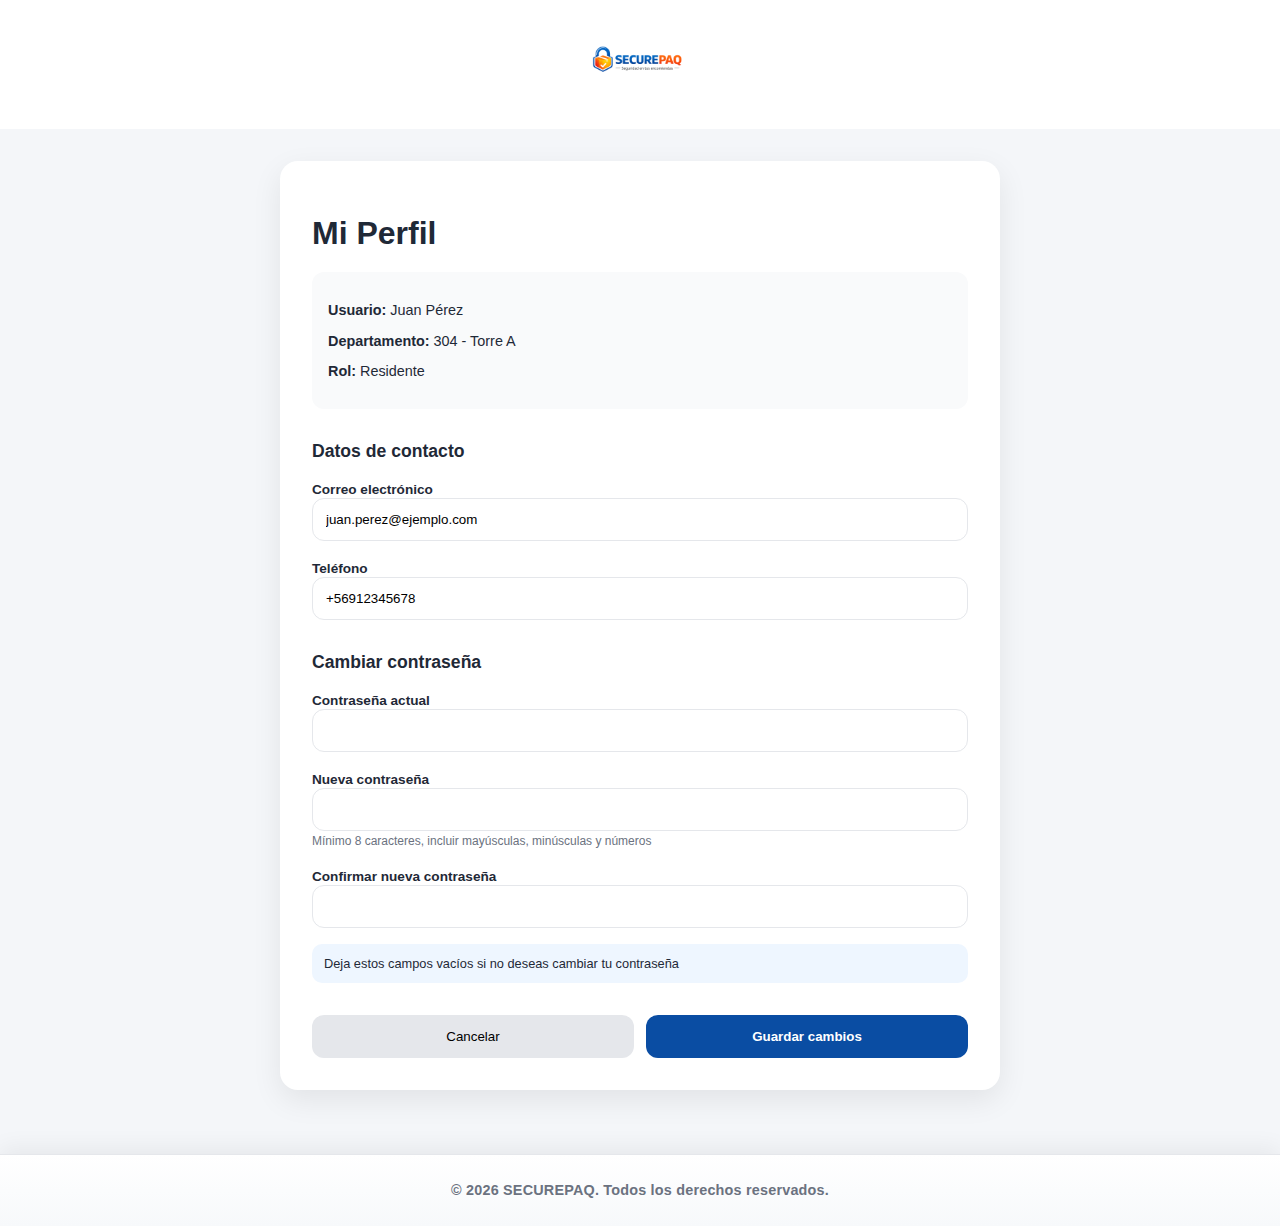
<file: pages/perfil/mi-perfil.html>
<!DOCTYPE html>
<html lang="es">
<head>
  <meta charset="UTF-8">
  <title>SECUREPAQ | Mi Perfil</title>
  <meta name="viewport" content="width=device-width, initial-scale=1.0">

  <link rel="stylesheet" href="../../assets/css/base.css">
  <link rel="stylesheet" href="../../assets/css/perfil.css">
</head>
<body>

<header class="app-header">
  <img src="../../assets/images/logo_securepaq.png" class="logo" alt="SECUREPAQ">
</header>

<main class="profile-wrapper">

  <section class="profile-card">

    <h1>Mi Perfil</h1>

    <!-- INFO BÁSICA -->
    <div class="info-box">
      <p><strong>Usuario:</strong> Juan Pérez</p>
      <p><strong>Departamento:</strong> 304 - Torre A</p>
      <p><strong>Rol:</strong> Residente</p>
    </div>

    <!-- DATOS DE CONTACTO -->
    <h2>Datos de contacto</h2>

    <div class="field">
      <label>Correo electrónico</label>
      <input id="email" type="email" value="juan.perez@ejemplo.com">
      <small class="error hidden" id="email-error">
        Ingresa un correo electrónico válido (ej: usuario@dominio.com)
      </small>
    </div>

    <div class="field">
      <label>Teléfono</label>
      <input id="telefono" type="text" value="+56912345678">
      <small class="error hidden" id="phone-error">
        Ingresa un número de teléfono válido (ej: +56912345678)
      </small>
    </div>

    <!-- CAMBIO CONTRASEÑA -->
    <h2>Cambiar contraseña</h2>

    <div class="field">
      <label>Contraseña actual</label>
      <input id="currentPassword" type="password">
    </div>

    <div class="field">
      <label>Nueva contraseña</label>
      <input id="newPassword" type="password">
      <small class="hint">
        Mínimo 8 caracteres, incluir mayúsculas, minúsculas y números
      </small>
      <small class="error hidden" id="password-strength-error">
        La contraseña no cumple los requisitos mínimos de seguridad
      </small>
    </div>

    <div class="field">
      <label>Confirmar nueva contraseña</label>
      <input id="confirmPassword" type="password">
      <small class="error hidden" id="password-match-error">
        Las contraseñas no coinciden
      </small>
    </div>

    <div class="note">
      Deja estos campos vacíos si no deseas cambiar tu contraseña
    </div>

    <!-- BOTONES -->
    <div class="actions">
      <button class="btn-secondary">Cancelar</button>
      <button class="btn-primary" id="saveBtn">Guardar cambios</button>
    </div>

  </section>

</main>

<footer class="app-footer">
  &copy; 2026 SECUREPAQ. Todos los derechos reservados.
</footer>

<script src="../../js/pages/perfil/mi-perfil.js"></script>
</body>
</html>
</file>
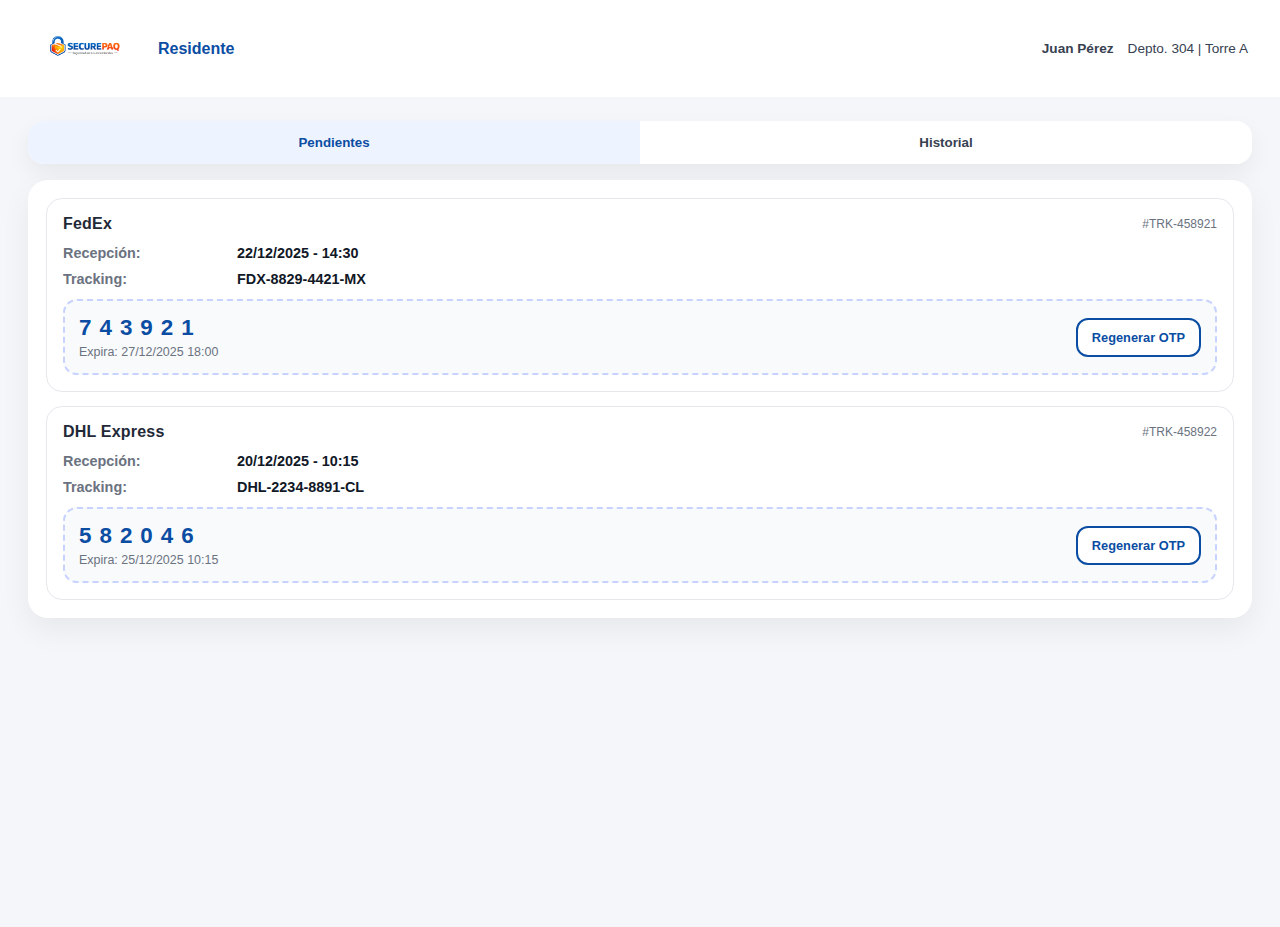
<file: pages/residente/home.html>
<!DOCTYPE html>
<html lang="es">
<head>
  <meta charset="UTF-8">
  <title>SECUREPAQ | Residente</title>
  <meta name="viewport" content="width=device-width, initial-scale=1.0">

  <link rel="stylesheet" href="../../assets/css/base.css">
  <link rel="stylesheet" href="../../assets/css/residente.css?v=1">
</head>
<body>

<header class="app-header">
  <div class="header-left">
    <img src="../../assets/images/logo_securepaq.png" class="logo" alt="SECUREPAQ">
    <span class="module">Residente</span>
  </div>

  <div class="header-right">
    <strong>Juan Pérez</strong>
    <span>Depto. 304 | Torre A</span>
  </div>
</header>

<main class="page">

  <section class="tabs">
    <button class="tab active" data-tab="pendientes">Pendientes</button>
    <button class="tab" data-tab="historial">Historial</button>
  </section>

  <section class="content">
    <div id="pendientes" class="tab-panel active">
      <!-- fallback visible si JS no corre -->
      <div class="empty" id="jsStatus">Cargando datos...</div>

      <div id="pendientesList" class="cards"></div>
      <div id="pendientesEmpty" class="empty hidden">
        No tienes encomiendas pendientes por retirar.
      </div>
    </div>

    <div id="historial" class="tab-panel">
      <div id="historialList" class="cards"></div>
      <div id="historialEmpty" class="empty hidden">
        Aún no tienes retiros registrados.
      </div>
    </div>
  </section>

</main>

<script src="../../js/residente/residente.js"></script>
</body>
</html>
</file>
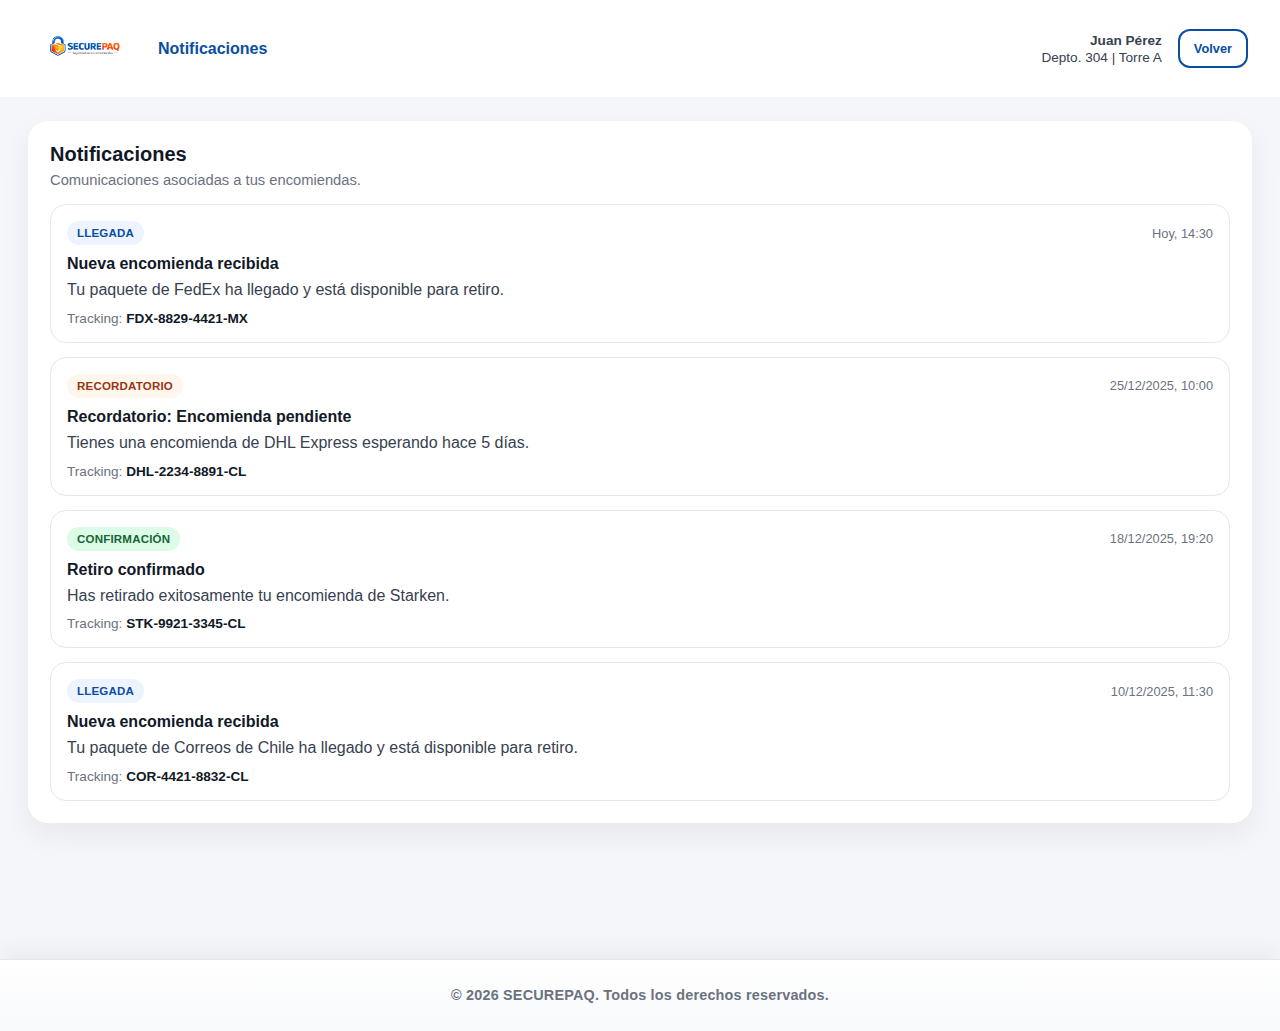
<file: pages/residente/notificaciones.html>
<!DOCTYPE html>
<html lang="es">
<head>
  <meta charset="UTF-8">
  <title>SECUREPAQ | Notificaciones</title>
  <meta name="viewport" content="width=device-width, initial-scale=1.0">

  <link rel="stylesheet" href="../../assets/css/base.css">
  <link rel="stylesheet" href="../../assets/css/notificaciones.css?v=1">
</head>
<body>

<header class="app-header">
  <div class="header-left">
    <img src="../../assets/images/logo_securepaq.png" class="logo" alt="SECUREPAQ">
    <span class="module">Notificaciones</span>
  </div>

  <div class="header-right">
    <div class="user">
      <strong>Juan Pérez</strong>
      <span>Depto. 304 | Torre A</span>
    </div>

    <a class="btn-back" href="home.html">Volver</a>
  </div>
</header>

<main class="page">
  <section class="panel">
    <div class="panel-head">
      <h1>Notificaciones</h1>
      <p>Comunicaciones asociadas a tus encomiendas.</p>
    </div>

    <!-- Estado inicial -->
    <div id="jsStatus" class="empty">Cargando notificaciones...</div>

    <!-- Lista -->
    <div id="notificationsList" class="notifications"></div>

    <!-- Estado vacío -->
    <div id="emptyState" class="empty hidden">
      No tienes notificaciones por el momento.
    </div>
  </section>
</main>

<footer class="app-footer">
  &copy; 2026 SECUREPAQ. Todos los derechos reservados.
</footer>

<script src="../../js/pages/residente/notificaciones.js"></script>
</body>
</html>
</file>
<file: assets/css/base.css>
:root {
  --primary: #0A4DA3;
  --secondary: #FF8A00;
  --bg: #F4F6F9;
  --card: #FFFFFF;
  --text: #1F2937;
  --muted: #6B7280;
  --border: #E5E7EB;
  --error: #DC2626;
}

* {
  box-sizing: border-box;
  font-family: Inter, Segoe UI, Roboto, sans-serif;
}

body {
  margin: 0;
  background: var(--bg);
  color: var(--text);
  min-height: 100vh;
  display: flex;
  flex-direction: column;
}

main {
  flex: 1 0 auto;
}

.hidden {
  display: none;
}

/* Footer base */
.app-footer {
  margin-top: 32px;
  padding: 24px 32px;
  text-align: center;
  color: var(--muted);
  font-size: .9rem;
  font-weight: 600;
  line-height: 1.6;
  letter-spacing: .2px;
  border-top: 1px solid var(--border);
  background: linear-gradient(180deg, #ffffff 0%, #f7f9fb 100%);
  box-shadow: 0 -6px 22px rgba(0,0,0,.06);
}

@media (max-width: 420px) {
  .app-footer {
    padding: 16px;
    font-size: .8rem;
  }
}
</file>
<file: assets/css/login.css>
.auth-wrapper {
  min-height: 100vh;
  display: flex;
  justify-content: center;
  align-items: center;
  padding: 20px;
}

.auth-card {
  background: var(--card);
  width: 100%;
  max-width: 420px;
  padding: 32px;
  border-radius: 14px;
  box-shadow: 0 20px 40px rgba(0,0,0,.08);
}

.auth-header {
  text-align: center;
  margin-bottom: 24px;
}

.auth-header img {
  width: 160px;
  margin-bottom: 12px;
}

.auth-header h1 {
  font-size: 1.4rem;
  margin: 0;
}

.auth-header p {
  font-size: .9rem;
  color: var(--muted);
}

.field {
  margin-bottom: 16px;
}

label {
  font-size: .8rem;
  font-weight: 600;
  display: block;
  margin-bottom: 6px;
}

input {
  width: 100%;
  padding: 12px 14px;
  border-radius: 10px;
  border: 1px solid var(--border);
  font-size: .95rem;
}

input:focus {
  outline: none;
  border-color: var(--primary);
}

.btn-primary {
  background: var(--primary);
  color: white;
  border: none;
  padding: 12px;
  width: 100%;
  border-radius: 10px;
  font-weight: 600;
  margin-top: 10px;
  cursor: pointer;
}

.btn-secondary {
  background: var(--secondary);
  color: white;
  border: none;
  padding: 12px;
  width: 100%;
  border-radius: 10px;
  margin-top: 10px;
}

.link-btn {
  background: none;
  border: none;
  color: var(--primary);
  margin-top: 14px;
  width: 100%;
  cursor: pointer;
}

.alert {
  padding: 12px;
  border-radius: 10px;
  margin-bottom: 16px;
  font-size: .85rem;
}

.alert.error {
  background: #FEE2E2;
  color: var(--error);
}

.alert.success {
  background: #DCFCE7;
  color: #166534;
}

.recovery {
  margin-top: 20px;
  padding-top: 20px;
  border-top: 1px solid var(--border);
}

.auth-footer {
  margin-top: 24px;
  text-align: center;
  font-size: .75rem;
  color: var(--muted);
  display: flex;
  flex-direction: column;
  gap: 6px;
}

.auth-footer .copyright {
  font-size: .8rem;
  color: var(--muted);
}

@media (max-width: 420px) {
  .auth-card {
    padding: 24px;
  }

  .auth-header img {
    width: 130px;
  }

  .auth-header h1 {
    font-size: 1.25rem;
  }
}
</file>
<file: assets/css/admin-auditoria.css>
/* =========================
   ADMIN - AUDITORIA
========================= */

.app-header {
  display: flex;
  justify-content: space-between;
  align-items: center;
  padding: 12px 32px;
  background: #ffffff;
  box-shadow: 0 1px 4px rgba(0,0,0,.04);
}

.header-left {
  display: flex;
  align-items: center;
  gap: 16px;
}

.app-header .logo {
  width: 110px;
  height: auto;
}

.module {
  font-size: 1rem;
  font-weight: 600;
  color: #0a4da3;
}

.module-row {
  display: flex;
  flex-direction: column;
  gap: 4px;
}

.module-sub {
  font-size: .85rem;
  color: var(--muted);
  font-weight: 600;
}

.header-right {
  display: flex;
  align-items: center;
  gap: 12px;
  text-align: right;
  font-size: .85rem;
  color: #374151;
  white-space: nowrap;
}

.user-info {
  display: flex;
  flex-direction: column;
  align-items: flex-end;
  gap: 4px;
}

.page {
  background: #f4f6f9;
  min-height: calc(100vh - 70px);
  padding: 24px 28px;
}

.content {
  background: #ffffff;
  border-radius: 20px;
  padding: 22px;
  box-shadow: 0 12px 30px rgba(0,0,0,.06);
  border: 1px solid var(--border);
}

.section-head {
  margin-bottom: 12px;
}

.title {
  margin: 0;
  font-size: 1.1rem;
  font-weight: 900;
  letter-spacing: .2px;
  color: var(--text);
  text-transform: uppercase;
}

.subtitle {
  margin: 6px 0 0;
  color: var(--muted);
  font-weight: 600;
  font-size: .9rem;
}

.btn {
  display: inline-flex;
  align-items: center;
  justify-content: center;
  padding: 12px 16px;
  border-radius: 14px;
  font-weight: 700;
  font-size: .9rem;
  border: 2px solid #0a4da3;
  background: #ffffff;
  color: #0a4da3;
  text-decoration: none;
  cursor: pointer;
  transition: all .15s ease;
  white-space: nowrap;
}s

.btn:hover {
  background: #0a4da3;
  color: #ffffff;
}

.btn.btn-muted {
  border-color: var(--border);
  color: var(--text);
}

.btn.btn-muted:hover {
  background: #111827;
  border-color: #111827;
  color: #fff;
}

/* Tabla */
.table-wrap {
  border: 1px solid var(--border);
  border-radius: 16px;
  overflow-x: auto;
  background: var(--card);
  box-shadow: 0 10px 24px rgba(0,0,0,.05);
}

.table {
  width: 100%;
  border-collapse: collapse;
  font-size: .9rem;
  min-width: 820px;
}

.table thead th {
  text-align: left;
  padding: 12px 14px;
  background: #f8fafc;
  color: #374151;
  font-weight: 800;
  border-bottom: 1px solid var(--border);
  white-space: nowrap;
}

.table tbody td {
  padding: 12px 14px;
  border-bottom: 1px solid var(--border);
  vertical-align: middle;
}

.table tbody tr:last-child td {
  border-bottom: none;
}

.badge {
  display: inline-flex;
  align-items: center;
  padding: 6px 10px;
  border-radius: 10px;
  font-size: .78rem;
  font-weight: 900;
  letter-spacing: .2px;
  border: 1px solid var(--border);
  background: #fff;
}

.badge.registro {
  color: #0a4da3;
  background: #e0ecff;
  border-color: #bfd5ff;
}

.badge.retiro {
  color: #166534;
  background: #dcfce7;
  border-color: #bbf7d0;
}

.badge.otp {
  color: #92400e;
  background: #fef3c7;
  border-color: #fde68a;
}

.empty {
  padding: 14px;
  color: var(--muted);
}

.hidden { display: none; }

@media (max-width: 900px) {
  .app-header {
    flex-direction: column;
    gap: 8px;
    padding: 16px;
  }

  .header-right {
    flex-direction: column;
    align-items: center;
    text-align: center;
  }

  .user-info {
    align-items: center;
  }
}

@media (max-width: 700px) {
  .page {
    padding: 18px;
  }

  .table {
    font-size: 0.85rem;
  }
}
</file>
<file: assets/css/admin-estructura.css>
/* =========================
   ADMIN - ESTRUCTURA
========================= */

.app-header {
  display: flex;
  justify-content: space-between;
  align-items: center;
  padding: 12px 32px;
  background: #ffffff;
  box-shadow: 0 1px 4px rgba(0,0,0,.04);
}

.header-left {
  display: flex;
  align-items: center;
  gap: 16px;
}

.app-header .logo {
  width: 110px;
  height: auto;
}

.module {
  font-size: 1rem;
  font-weight: 600;
  color: #0a4da3;
}

.module-row {
  display: flex;
  flex-direction: column;
  gap: 4px;
}

.module-sub {
  font-size: .85rem;
  color: var(--muted);
  font-weight: 600;
}

.header-right {
  display: flex;
  align-items: center;
  gap: 12px;
  text-align: right;
  font-size: .85rem;
  color: #374151;
  white-space: nowrap;
}

.user-info {
  display: flex;
  flex-direction: column;
  align-items: flex-end;
  gap: 4px;
}

.page {
  background: #f4f6f9;
  min-height: calc(100vh - 70px);
  padding: 24px 28px;
}

.content {
  background: #ffffff;
  border-radius: 20px;
  padding: 22px;
  box-shadow: 0 12px 30px rgba(0,0,0,.06);
  border: 1px solid var(--border);
  overflow: hidden;
}

.title {
  margin: 0;
  font-size: 1.1rem;
  font-weight: 900;
  letter-spacing: .2px;
  color: var(--text);
  text-transform: uppercase;
}

.subtitle {
  margin: 6px 0 0;
  color: var(--muted);
  font-weight: 600;
  font-size: .9rem;
}

.section-head {
  margin-bottom: 14px;
}

.form {
  display: flex;
  flex-direction: column;
  gap: 16px;
}

.status-message {
  margin: 12px 0 18px;
  padding: 12px 14px;
  border-radius: 12px;
  font-weight: 700;
  border: 1px solid transparent;
  box-shadow: 0 6px 18px rgba(0,0,0,.06);
}

.status-message.success {
  background: #dcfce7;
  color: #166534;
  border-color: #86efac;
  border-left: 6px solid #16a34a;
}

.status-message.error {
  background: #fee2e2;
  color: #991b1b;
  border-color: #fecaca;
  border-left: 6px solid #dc2626;
}

.block {
  border: 1px solid var(--border);
  border-radius: 16px;
  padding: 14px;
  background: #fff;
  box-shadow: 0 6px 18px rgba(0,0,0,.04);
}

.block-title {
  font-weight: 900;
  color: var(--text);
  text-transform: uppercase;
  font-size: .9rem;
  margin-bottom: 12px;
  letter-spacing: .3px;
}

.field {
  display: flex;
  flex-direction: column;
  gap: 6px;
  margin-bottom: 10px;
}

.field:last-child {
  margin-bottom: 0;
}

.field-label {
  color: var(--muted);
  font-weight: 700;
  font-size: .85rem;
}

.req {
  color: var(--error);
  font-weight: 900;
}

input, select {
  width: 100%;
  padding: 12px 12px;
  border-radius: 12px;
  border: 1px solid var(--border);
  outline: none;
  font-weight: 600;
  color: var(--text);
  background: #fff;
}

input:focus, select:focus {
  border-color: #c7d2fe;
  box-shadow: 0 0 0 4px rgba(199, 210, 254, .35);
}

.grid-2 {
  display: grid;
  grid-template-columns: 1fr 1fr;
  gap: 12px;
}

.deptos-container {
  display: flex;
  flex-direction: column;
  gap: 12px;
}

.depto-card {
  border: 1px solid var(--border);
  border-radius: 14px;
  padding: 12px;
  background: #f9fafb;
}

.depto-head {
  display: flex;
  justify-content: space-between;
  align-items: center;
  margin-bottom: 10px;
}

.depto-title {
  font-weight: 800;
  color: var(--text);
  letter-spacing: .2px;
}

.btn,
.btn.btn-muted,
.btn.btn-outline {
  display: inline-flex;
  align-items: center;
  justify-content: center;
  padding: 12px 16px;
  border-radius: 14px;
  font-weight: 700;
  font-size: .9rem;
  border: 2px solid #0a4da3;
  background: #ffffff;
  color: #0a4da3;
  text-decoration: none;
  cursor: pointer;
  transition: all .15s ease;
  white-space: nowrap;
}

.btn:hover {
  background: #0a4da3;
  color: #ffffff;
}

.btn.btn-muted {
  border-color: var(--border);
  color: var(--text);
}

.btn.btn-muted:hover {
  background: #111827;
  border-color: #111827;
  color: #fff;
}

.btn.btn-outline {
  border-color: #4b5563;
  color: #111827;
  background: #f3f4f6;
}

.btn.btn-outline:hover {
  background: #e5e7eb;
}

.btn-danger {
  border-color: #dc2626;
  color: #dc2626;
  background: #fff;
}

.btn-danger:hover {
  background: #dc2626;
  color: #fff;
}

.add-wrap {
  margin-top: 10px;
  display: flex;
  justify-content: center;
}

.form-actions {
  display: grid;
  grid-template-columns: repeat(2, minmax(0, 1fr));
  gap: 12px;
  margin-top: 8px;
}

.hidden { display: none; }

@media (max-width: 900px) {
  .app-header {
    flex-direction: column;
    gap: 8px;
    padding: 16px;
  }

  .header-right {
    flex-direction: column;
    align-items: center;
    text-align: center;
  }

  .user-info {
    align-items: center;
  }
}

@media (max-width: 700px) {
  .page {
    padding: 18px;
  }

  .grid-2 {
    grid-template-columns: 1fr;
  }

  .content {
    padding: 18px;
  }
}
</file>
<file: assets/css/admin.css>
/* =========================
   ADMIN HOME
========================= */

.app-header {
  display: flex;
  justify-content: space-between;
  align-items: center;
  padding: 12px 32px;
  background: #ffffff;
  box-shadow: 0 1px 4px rgba(0,0,0,.04);
}

.header-left {
  display: flex;
  align-items: center;
  gap: 16px;
}

.app-header .logo {
  width: 110px;
  height: auto;
}

.module {
  font-size: 1rem;
  font-weight: 600;
  color: #0a4da3;
}

.module-row {
  display: flex;
  flex-direction: column;
  gap: 4px;
}

.module-sub {
  font-size: .85rem;
  color: var(--muted);
  font-weight: 600;
}

.header-right {
  display: flex;
  align-items: center;
  gap: 14px;
  text-align: right;
  font-size: .85rem;
  color: #374151;
  white-space: nowrap;
}

.user-info {
  display: flex;
  flex-direction: column;
  align-items: flex-end;
  gap: 4px;
}

.btn {
  display: inline-flex;
  align-items: center;
  justify-content: center;
  padding: 12px 16px;
  border-radius: 14px;
  font-weight: 700;
  font-size: .9rem;
  border: 2px solid #0a4da3;
  background: #ffffff;
  color: #0a4da3;
  text-decoration: none;
  cursor: pointer;
  transition: all .15s ease;
  white-space: nowrap;
}

.btn:hover {
  background: #0a4da3;
  color: #ffffff;
}

.btn.btn-muted {
  border-color: var(--border);
  color: var(--text);
}

.btn.btn-muted:hover {
  background: #111827;
  border-color: #111827;
  color: #fff;
}

.admin-content {
  display: flex;
  flex-direction: column;
  gap: 18px;
  background: var(--card);
  border-radius: 20px;
  padding: 22px;
  box-shadow: 0 12px 30px rgba(0,0,0,.06);
  border: 1px solid var(--border);
}

/* =========================
   KPIs
========================= */
.kpi-grid {
  display: grid;
  grid-template-columns: repeat(3, 1fr);
  gap: 16px;
}

.kpi-card {
  border: 1px solid var(--border);
  border-radius: 18px;
  padding: 18px;
  background: var(--card);
  box-shadow: 0 10px 24px rgba(0,0,0,.05);
}

.kpi-label {
  font-size: .85rem;
  font-weight: 800;
  color: var(--muted);
  text-transform: uppercase;
  letter-spacing: .6px;
}

.kpi-value {
  margin-top: 8px;
  font-size: 2.6rem;
  font-weight: 900;
  color: var(--text);
  line-height: 1;
}

.divider {
  height: 1px;
  background: var(--border);
  width: 100%;
}

/* =========================
   SECTION HEADER
========================= */
.section-head {
  display: flex;
  flex-direction: column;
  gap: 4px;
  margin-top: 6px;
}

.section-title {
  margin: 0;
  font-size: 1rem;
  font-weight: 900;
  color: var(--text);
  text-transform: uppercase;
  letter-spacing: .4px;
}

.section-subtitle {
  margin: 0;
  font-size: .9rem;
  color: var(--muted);
  font-weight: 600;
}

/* =========================
   MODULES
========================= */
.modules-grid {
  display: grid;
  grid-template-columns: repeat(3, 1fr);
  gap: 16px;
}

.module-card {
  display: flex;
  align-items: center;
  gap: 12px;
  text-decoration: none;
  border: 1px solid var(--border);
  border-radius: 16px;
  padding: 16px;
  background: var(--card);
  transition: transform .12s ease, box-shadow .12s ease, border-color .12s ease;
}

.module-card:hover {
  transform: translateY(-1px);
  border-color: #c7d2fe;
  box-shadow: 0 12px 26px rgba(0,0,0,.06);
}

.module-icon {
  width: 48px;
  height: 48px;
  border-radius: 14px;
  background: #eef4ff;
  color: var(--primary);
  font-weight: 800;
  display: inline-flex;
  align-items: center;
  justify-content: center;
  letter-spacing: .5px;
  font-size: .85rem;
}

.module-title {
  font-weight: 900;
  color: var(--primary);
  font-size: 1rem;
  text-transform: uppercase;
  letter-spacing: .5px;
}

.module-desc {
  margin-top: 6px;
  color: var(--muted);
  font-size: .9rem;
  font-weight: 600;
}

/* =========================
   RESPONSIVE
========================= */
@media (max-width: 900px) {
  .kpi-grid,
  .modules-grid {
    grid-template-columns: 1fr;
  }

  .module-row {
    align-items: flex-start;
  }

  .app-header {
    flex-direction: column;
    gap: 8px;
    padding: 16px;
  }

  .header-right {
    flex-direction: column;
    align-items: center;
    text-align: center;
  }

  .user-info {
    align-items: center;
  }
}
</file>
<file: assets/css/admin-usuarios.css>
/* =========================
   ADMIN - GESTION DE USUARIOS
========================= */

:root {
  --primary: #0a4da3;
  --secondary: #ff8a00;
  --bg: #f4f6f9;
  --card: #ffffff;
  --text: #1f2937;
  --muted: #6b7280;
  --border: #e5e7eb;
  --error: #dc2626;
}

/* =========================
   HEADER
========================= */

.app-header {
  display: flex;
  justify-content: space-between;
  align-items: center;
  padding: 12px 32px;
  background: #ffffff;
  box-shadow: 0 1px 4px rgba(0,0,0,.04);
}

.header-left {
  display: flex;
  align-items: center;
  gap: 16px;
}

.app-header .logo {
  width: 110px;
}

.module {
  font-size: 1rem;
  font-weight: 700;
  color: var(--primary);
}

.module-row {
  display: flex;
  flex-direction: column;
  gap: 4px;
}

.module-sub {
  font-size: .85rem;
  color: var(--muted);
  font-weight: 600;
}

.header-right {
  display: flex;
  align-items: center;
  gap: 12px;
  font-size: .85rem;
}

.user-info {
  display: flex;
  flex-direction: column;
  align-items: flex-end;
  gap: 4px;
}

/* =========================
   LAYOUT BASE
========================= */

.page {
  background: var(--bg);
  min-height: calc(100vh - 70px);
  padding: 24px 28px;
}

.content {
  background: var(--card);
  border-radius: 20px;
  padding: 22px;
  box-shadow: 0 12px 30px rgba(0,0,0,.06);
  border: 1px solid var(--border);
}

/* =========================
   TOPBAR
========================= */

.topbar {
  display: flex;
  justify-content: space-between;
  align-items: flex-start;
  gap: 12px;
  margin-bottom: 16px;
}

.title {
  margin: 0;
  font-size: 1.1rem;
  font-weight: 900;
  color: var(--text);
  text-transform: uppercase;
}

.subtitle {
  margin-top: 6px;
  color: var(--muted);
  font-weight: 600;
  font-size: .9rem;
}

/* =========================
   BUTTONS
========================= */

.btn {
  display: inline-flex;
  align-items: center;
  justify-content: center;
  padding: 12px 16px;
  border-radius: 14px;
  font-weight: 700;
  font-size: .9rem;
  border: 2px solid var(--primary);
  background: #ffffff;
  color: var(--primary);
  cursor: pointer;
  transition: all .15s ease;
  text-decoration: none;
}

.btn:hover {
  background: var(--primary);
  color: #ffffff;
}

.btn-muted {
  border-color: var(--border);
  color: var(--text);
}

.btn-muted:hover {
  background: #111827;
  border-color: #111827;
  color: #fff;
}

.btn-sm {
  padding: 8px 10px;
  border-radius: 12px;
  font-size: .78rem;
  font-weight: 800;
  border: 2px solid var(--primary);
  background: #fff;
  color: var(--primary);
  min-width: 96px;
}

.btn-sm:hover {
  background: var(--primary);
  color: #fff;
}

.btn-sm.danger {
  border-color: var(--error);
  color: var(--error);
}

.btn-sm.danger:hover {
  background: var(--error);
  color: #fff;
}

/* =========================
   TABLE
========================= */

.table-wrap {
  border: 1px solid var(--border);
  border-radius: 16px;
  overflow-x: auto;
  background: var(--card);
  box-shadow: 0 10px 24px rgba(0,0,0,.05);
}

.table {
  width: 100%;
  border-collapse: collapse;
  font-size: .9rem;
  min-width: 760px;
}

.table thead th {
  padding: 12px 14px;
  background: #f8fafc;
  font-weight: 800;
  border-bottom: 1px solid var(--border);
}

.table tbody td {
  padding: 12px 14px;
  border-bottom: 1px solid var(--border);
}

.th-actions {
  min-width: 240px;
}

.actions {
  display: flex;
  flex-wrap: wrap;
  gap: 8px;
}

.badge {
  padding: 6px 10px;
  border-radius: 999px;
  font-size: .75rem;
  font-weight: 900;
  border: 1px solid var(--border);
}

.badge.ok {
  background: #ecfdf5;
  color: #166534;
  border-color: #bbf7d0;
}

.badge.off {
  background: #fef2f2;
  color: #991b1b;
  border-color: #fecaca;
}

.empty {
  padding: 14px;
  color: var(--muted);
}

.pagination {
  display: flex;
  align-items: center;
  justify-content: flex-end;
  gap: 12px;
  margin-top: 16px;
}

.page-info {
  font-weight: 700;
  color: var(--muted);
}

.hidden {
  display: none;
}

/* =========================
   MODAL (CORREGIDO)
========================= */

.modal-overlay {
  position: fixed;
  inset: 0;
  background: rgba(17, 24, 39, 0.55);
  display: flex;
  align-items: center;
  justify-content: center;
  padding: 16px;
  z-index: 100;
}

.modal-overlay.hidden {
  display: none;
}

.modal {
  width: 100%;
  max-width: 560px;
  max-height: calc(100vh - 32px);
  background: var(--card);
  border-radius: 18px;
  border: 1px solid var(--border);
  box-shadow: 0 20px 50px rgba(0,0,0,.22);
  display: flex;
  flex-direction: column;
  overflow: hidden;
  animation: modalIn .18s ease-out;
}

@keyframes modalIn {
  from {
    transform: translateY(20px) scale(.98);
    opacity: 0;
  }
  to {
    transform: translateY(0) scale(1);
    opacity: 1;
  }
}

.modal-head {
  padding: 14px 18px;
  border-bottom: 1px solid var(--border);
  display: flex;
  justify-content: space-between;
  align-items: center;
}

.modal-title {
  font-size: .95rem;
  font-weight: 900;
  text-transform: uppercase;
}

.modal-body {
  padding: 16px 18px;
  overflow-y: auto;
  display: flex;
  flex-direction: column;
  gap: 14px;
}

.modal-message {
  padding: 12px 14px;
  border-radius: 12px;
  font-weight: 700;
  border: 1px solid transparent;
  background: #fee2e2;
  color: #991b1b;
  border-color: #fecaca;
  box-shadow: 0 6px 18px rgba(0,0,0,.06);
}

.modal-message.success {
  background: #dcfce7;
  color: #166534;
  border-color: #86efac;
  border-left: 6px solid #16a34a;
}

.modal-message.error {
  border-left: 6px solid #dc2626;
}

.modal-foot {
  padding: 14px 18px;
  border-top: 1px solid var(--border);
  display: flex;
  justify-content: flex-end;
  gap: 10px;
}

.icon-btn {
  width: 36px;
  height: 36px;
  border-radius: 12px;
  border: 1px solid var(--border);
  background: #fff;
  font-weight: 900;
  cursor: pointer;
}

.icon-btn:hover {
  background: #f3f4f6;
}

/* =========================
   FORM
========================= */

.block {
  border: 1px solid var(--border);
  border-radius: 16px;
  padding: 14px;
  background: #fff;
}

.block-title {
  font-size: .85rem;
  font-weight: 900;
  margin-bottom: 10px;
  text-transform: uppercase;
}

.field {
  display: flex;
  flex-direction: column;
  gap: 6px;
}

.field-label {
  font-size: .85rem;
  font-weight: 700;
  color: var(--muted);
}

.req {
  color: var(--error);
}

input,
select {
  padding: 12px;
  border-radius: 12px;
  border: 1px solid var(--border);
  font-weight: 600;
}

input:focus,
select:focus {
  border-color: #c7d2fe;
  box-shadow: 0 0 0 4px rgba(199,210,254,.35);
  outline: none;
}

.grid-2 {
  display: grid;
  grid-template-columns: 1fr 1fr;
  gap: 12px;
}

.hint {
  margin-top: 8px;
  font-size: .85rem;
  color: var(--muted);
}

/* =========================
   RESPONSIVE
========================= */

@media (max-width: 900px) {
  .app-header {
    flex-direction: column;
    gap: 12px;
  }

  .header-right {
    flex-direction: column;
    align-items: center;
  }
}

@media (max-width: 700px) {
  .topbar {
    flex-direction: column;
    align-items: stretch;
  }

  .grid-2 {
    grid-template-columns: 1fr;
  }
}

@media (max-width: 600px) {
  .modal {
    max-width: 100%;
    border-radius: 14px;
  }
}
</file>
<file: assets/css/conserjeria.css>
/* =========================================================
   SECUREPAQ - CONSERJERÍA (HOME + LISTADO)
   Archivo: conserjeria.css
========================================================= */

/* =========================
   HEADER
========================= */
.app-header {
  display: flex;
  justify-content: space-between;
  align-items: center;
  padding: 12px 32px;
  background: #ffffff;
  box-shadow: 0 1px 4px rgba(0,0,0,.04);
}

.header-left {
  display: flex;
  align-items: center;
  gap: 16px;
}

.header-left .logo {
  width: 110px;
  height: auto;
}

.module {
  font-size: 1rem;
  font-weight: 600;
  color: #0a4da3;
}

.header-right {
  text-align: right;
  font-size: .85rem;
  color: #374151;
  white-space: nowrap;
  display: flex;
  align-items: center;
  gap: 10px;
}

/* =========================
   LAYOUT
========================= */
.dashboard-wrapper {
  padding: 28px;
  background: #f4f6f9;
  min-height: calc(100vh - 70px);
}

/* =========================
   KPI GRID + ACTIONS
========================= */
.kpi-grid {
  display: grid;
  grid-template-columns: repeat(4, 1fr);
  gap: 16px;
  margin-bottom: 28px;
  align-items: stretch;
}

.kpi-card {
  background: #ffffff;
  padding: 22px 26px;
  border-radius: 18px;
  box-shadow: 0 10px 30px rgba(0,0,0,.06);
  display: flex;
  align-items: center;
  justify-content: space-between;
  min-height: 92px;
}

.kpi-title {
  font-size: 0.9rem;
  color: #6b7280;
}

.kpi-value {
  font-size: 2.2rem;
  font-weight: 700;
  color: #111827;
}

/* Acciones del dashboard (arriba) */
.kpi-actions {
  display: flex;
  gap: 12px;
  align-items: stretch;
}

/* =========================
   BOTONES GENERALES
========================= */
.btn-primary,
.btn-secondary {
  display: inline-flex;
  align-items: center;
  justify-content: center;
  padding: 14px 18px;
  border-radius: 14px;
  font-weight: 600;
  font-size: .9rem;
  cursor: pointer;
  transition: all .15s ease;
  text-decoration: none;
  user-select: none;
  border: 2px solid transparent;
}

/* Botón principal (Registrar) */
.btn-primary {
  background: #ffffff;
  border-color: #0a4da3;
  color: #0a4da3;
}

.btn-primary:hover {
  background: #0a4da3;
  color: #ffffff;
}

/* Botón secundario (por defecto) */
.btn-secondary {
  background: #f3f4f6;
  border-color: #d1d5db;
  color: #111827;
}

.btn-secondary:hover {
  background: #e5e7eb;
}

/* Tamaño recomendado para acciones del KPI */
.kpi-actions .btn-primary,
.kpi-actions .btn-secondary {
  min-width: 170px;
}

/* =========================
   TABLE SECTION
========================= */
.table-section {
  background: #ffffff;
  border-radius: 20px;
  padding: 28px;
  box-shadow: 0 12px 30px rgba(0,0,0,.06);
}

.table-section h2 {
  margin-bottom: 16px;
}

/* Wrapper para scroll horizontal (mobile) */
.table-wrapper {
  width: 100%;
  overflow-x: auto;
  -webkit-overflow-scrolling: touch;
}

.data-table {
  width: 100%;
  border-collapse: collapse;
  font-size: .85rem;
}

.data-table th {
  text-align: left;
  padding: 12px;
  background: #f9fafb;
  font-size: 0.8rem;
  color: #6b7280;
  font-weight: 600;
  white-space: nowrap;
}

.data-table td {
  padding: 14px 12px;
  border-bottom: 1px solid #e5e7eb;
  word-break: break-word;
  overflow-wrap: anywhere;
}

.data-table tr:last-child td {
  border-bottom: none;
}

/* OTP estilo */
.otp {
  font-weight: 700;
  color: #0a4da3;
}

/* STATUS */
.status {
  padding: 6px 14px;
  border-radius: 999px;
  font-size: 0.7rem;
  font-weight: 700;
  display: inline-block;
  white-space: nowrap;
}

.status.pending {
  background: #fef3c7;
  color: #92400e;
}

.status.done {
  background: #dcfce7;
  color: #166534;
}

/* Empty state */
.empty {
  text-align: center;
  margin-top: 20px;
  color: #6b7280;
}

/* =========================
   BOTÓN "RETIRO" DENTRO DE LA TABLA
   (Más específico para vencer estilos globales de <a>)
========================= */
.data-table td:last-child {
  white-space: nowrap;
}

.data-table td:last-child a.btn-secondary {
  padding: 8px 14px;
  border-radius: 10px;
  font-size: 0.75rem;
  font-weight: 700;
  border-color: #0a4da3;
  color: #0a4da3;
  background: #ffffff;
  text-decoration: none;
  line-height: 1;
}

.data-table td:last-child a.btn-secondary:hover {
  background: #0a4da3;
  color: #ffffff;
  transform: translateY(-1px);
}

/* =========================
   RESPONSIVE
========================= */

/* Ajustes intermedios */
@media (max-width: 1024px) {
  .kpi-grid {
    grid-template-columns: repeat(2, 1fr);
  }

  .kpi-actions {
    grid-column: span 2;
    justify-content: flex-start;
  }
}

@media (max-width: 900px) {
  .data-table th,
  .data-table td {
    padding: 10px 8px;
  }

  .kpi-card {
    padding: 16px;
  }

  .kpi-actions .btn-primary,
  .kpi-actions .btn-secondary {
    min-width: 140px;
    padding: 12px 14px;
  }
}

/* Boton logout */
.btn-back {
  display: inline-flex;
  align-items: center;
  justify-content: center;
  padding: 10px 14px;
  border-radius: 12px;
  font-weight: 800;
  font-size: .8rem;
  border: 2px solid #0a4da3;
  background: #ffffff;
  color: #0a4da3;
  text-decoration: none;
  cursor: pointer;
  transition: all .15s ease;
  white-space: nowrap;
}

.btn-back:hover {
  background: #0a4da3;
  color: #ffffff;
  transform: translateY(-1px);
}

/* Mobile */
@media (max-width: 600px) {
  .app-header {
    flex-direction: column;
    gap: 8px;
    padding: 16px;
  }

  .header-right {
    text-align: center;
  }

  .dashboard-wrapper {
    padding: 16px;
  }

  .kpi-grid {
    grid-template-columns: 1fr;
  }

  .kpi-actions {
    flex-direction: column;
  }

  .kpi-actions .btn-primary,
  .kpi-actions .btn-secondary {
    width: 100%;
    min-width: unset;
  }

  .data-table {
    font-size: 0.8rem;
  }
}
/* =========================
   FIX FINAL: Link "Retiro" como botón
   (por si base.css fuerza estilos en <a>)
========================= */
.data-table td:last-child a.btn-secondary {
  display: inline-flex !important;
  align-items: center !important;
  justify-content: center !important;

  padding: 8px 14px !important;
  border-radius: 10px !important;

  border: 2px solid #0a4da3 !important;
  background: #ffffff !important;

  color: #0a4da3 !important;
  text-decoration: none !important;

  font-size: 0.75rem !important;
  font-weight: 700 !important;
  line-height: 1 !important;
  white-space: nowrap !important;
}

.data-table td:last-child a.btn-secondary:hover {
  background: #0a4da3 !important;
  color: #ffffff !important;
  transform: translateY(-1px);
}
</file>
<file: assets/css/registrar-encomienda.css>
.form-wrapper {
  background: #f4f6f9;
  padding: 32px;
  display: flex;
  justify-content: center;
}

/* Ajustar tamaño del logo en esta página */
.app-header .logo {
  width: 120px;
  height: auto;
}

/* Header: centrar logo y posicionar el enlace volver a la izquierda */
.app-header {
  display: flex;
  align-items: center;
  justify-content: center;
  position: relative;
  background: #ffffff;
  padding: 12px 20px;
  box-shadow: 0 1px 4px rgba(0,0,0,.04);
}

.app-header .logo {
  width: 120px;
  height: auto;
}

/* Estilo base para enlaces 'volver' usados en contenido */
.back-link {
  color: #374151;
  text-decoration: none;
  background: transparent;
  padding: 8px 12px;
  border-radius: 10px;
  border: 1px solid rgba(16,24,40,.04);
  font-weight: 600;
  display: inline-flex;
  align-items: center;
}
.back-link:hover {
  background: rgba(0,0,0,.02);
}

/* Posicionar específicamente el back-link dentro del header */
.app-header .back-link {
  position: absolute;
  right: 18px;
  top: 50%;
  transform: translateY(-50%);
}

.form-card {
  background: white;
  max-width: 760px;
  width: 100%;
  padding: 32px;
  border-radius: 20px;
  box-shadow: 0 12px 30px rgba(0,0,0,.06);
}

h1 {
  margin-bottom: 24px;
}

h2 {
  margin-top: 28px;
  font-size: 1.1rem;
}

.field {
  margin-top: 16px;
}

label span {
  color: #dc2626;
}

input, select, textarea {
  width: 100%;
  padding: 13px;
  border-radius: 12px;
  border: 1px solid #e5e7eb;
}

textarea {
  resize: none;
  height: 90px;
}

.grid-2 {
  display: grid;
  grid-template-columns: 1fr 1fr;
  gap: 16px;
}

.error {
  color: #b91c1c;
  font-size: .75rem;
  margin-top: 6px;
}

.hint {
  font-size: .75rem;
  color: #6b7280;
}

.actions {
  display: flex;
  justify-content: flex-end;
  gap: 12px;
  margin-top: 32px;
}

.btn-primary {
  background: #0a4da3;
  color: white;
  border: none;
  padding: 14px 22px;
  border-radius: 14px;
}

.btn-secondary {
  background: #e5e7eb;
  border: none;
  padding: 14px 22px;
  border-radius: 14px;
}

.confirmacion {
  margin-top: 32px;
  background: #f0fdf4;
  border-radius: 16px;
  padding: 24px;
}

.otp-box {
  font-size: 2rem;
  font-weight: 700;
  color: #166534;
  background: #dcfce7;
  padding: 12px;
  border-radius: 12px;
  width: fit-content;
}

/* Confirmación: detalles de la encomienda */
.confirmacion .otp-wrap {
  text-align: center;
  margin-bottom: 18px;
}
.confirmacion .otp-label {
  color: #6b7280;
  font-weight: 700;
  margin-bottom: 8px;
}
.confirmacion .otp-expires {
  color: #6b7280;
  margin-top: 8px;
}

.confirmacion .details {
  margin-top: 10px;
  border-top: 1px solid #e5e7eb;
}
.confirmacion .details-row {
  display: flex;
  justify-content: space-between;
  align-items: center;
  padding: 12px 0;
  border-bottom: 1px solid #f3f4f6;
}
.confirmacion .details-row .label {
  color: #6b7280;
  font-weight: 700;
}
.confirmacion .details-row .value {
  color: #111827;
  text-align: right;
}

.confirm-actions {
  margin-top: 20px;
}
.confirm-actions .btn-primary {
  display: block;
  width: 100%;
  text-align: center;
  padding: 14px 0;
}

/* estilo para el back-link dentro de la confirmación (aparece abajo) */
.confirm-actions .back-link-inline {
  display: block;
  margin-top: 12px;
  text-align: center;
  color: #374151;
  text-decoration: none;
}

/* Responsive */
@media (max-width: 600px) {
  .grid-2 {
    grid-template-columns: 1fr;
  }

  .form-wrapper {
    padding: 16px;
  }
}
</file>
<file: assets/css/retiro.css>
/* =========================
   HEADER
========================= */
.app-header {
  display: flex;
  align-items: center;
  justify-content: space-between;
  padding: 12px 32px;
  background: #ffffff;
  box-shadow: 0 1px 4px rgba(0,0,0,.04);
}

.app-header .logo {
  width: 110px;       /* 👈 tamaño correcto */
  height: auto;
}

.back-link {
  text-decoration: none;
  color: #0a4da3;
  font-weight: 500;
  font-size: 0.9rem;
}


.retiro-wrapper {
  background: #f4f6f9;
  padding: 32px;
  display: flex;
  justify-content: center;
}

.retiro-card {
  background: #ffffff;
  max-width: 620px;
  width: 100%;
  padding: 32px;
  border-radius: 20px;
  box-shadow: 0 12px 30px rgba(0,0,0,.06);
}

h1 {
  margin-bottom: 24px;
}

.otp-section {
  text-align: center;
  margin-bottom: 28px;
}

.otp-section input {
  font-size: 2rem;
  text-align: center;
  letter-spacing: 6px;
  padding: 14px;
  max-width: 220px;
  margin: 12px auto;
  display: block;
}

.error {
  color: #b91c1c;
  font-size: .75rem;
  margin-top: 6px;
}

.encomienda {
  border-top: 1px solid #e5e7eb;
  padding-top: 24px;
}

.info-grid {
  display: grid;
  grid-template-columns: 1fr 1fr;
  gap: 12px;
  background: #f9fafb;
  padding: 16px;
  border-radius: 14px;
  margin-bottom: 16px;
  font-size: .9rem;
}

.field {
  margin-top: 16px;
}

textarea {
  width: 100%;
  height: 80px;
  resize: none;
  padding: 12px;
  border-radius: 12px;
  border: 1px solid #e5e7eb;
}

.confirmacion {
  margin-top: 32px;
  background: #f0fdf4;
  border-radius: 16px;
  padding: 24px;
}

.confirmacion ul {
  padding-left: 18px;
}

.btn-primary {
  margin-top: 16px;
  width: 100%;
  background: #0a4da3;
  color: white;
  border: none;
  padding: 14px;
  border-radius: 14px;
  font-weight: 600;
}

.btn-secondary {
  display: inline-block;
  margin-top: 16px;
  background: #e5e7eb;
  padding: 12px 18px;
  border-radius: 12px;
  text-decoration: none;
  color: #111827;
}

/* Responsive */
@media (max-width: 600px) {
  .info-grid {
    grid-template-columns: 1fr;
  }

  .retiro-wrapper {
    padding: 16px;
  }
}
</file>
<file: assets/css/legal.css>
.legal-wrapper {
  min-height: 100vh;
  display: flex;
  justify-content: center;
  align-items: center;
  padding: 24px;
  background: #f4f6f9;
}

.legal-card {
  background: #ffffff;
  max-width: 760px;
  width: 100%;
  padding: 36px 42px;
  border-radius: 18px;
  box-shadow: 0 10px 25px rgba(0,0,0,.08);
}

.legal-header {
  margin-bottom: 28px;
}

.legal-header h1 {
  margin: 0 0 6px 0;
  font-size: 1.6rem;
}

.legal-header p {
  margin: 0;
  color: #6b7280;
  font-size: .9rem;
}

.legal-content h2 {
  margin-top: 22px;
  font-size: 1.05rem;
}

.legal-content p {
  margin-top: 8px;
  font-size: .95rem;
  line-height: 1.6;
  color: #374151;
}

.legal-footer {
  margin-top: 32px;
  text-align: center;
}

.legal-footer a {
  color: #0a4da3;
  text-decoration: none;
  font-size: .85rem;
}

.legal-footer a:hover {
  text-decoration: underline;
}

/* Logo styling for legal pages */
.site-logo {
  height: 80px;
  max-width: 220px;
  display: block;
  margin: 0 auto 14px;
  object-fit: contain;
  filter: drop-shadow(0 6px 14px rgba(10, 77, 163, 0.12));
  background: rgba(255,255,255,0.0);
  padding: 6px;
  border-radius: 8px;
}

@media (min-width: 1024px) {
  .site-logo { height: 96px; }
}
</file>
<file: assets/css/perfil.css>
.app-header {
  background: white;
  padding: 16px;
  text-align: center;
  box-shadow: 0 2px 8px rgba(0,0,0,.05);
}

.app-header .logo {
  width: 140px;
}

.profile-wrapper {
  display: flex;
  justify-content: center;
  padding: 32px 16px;
  background: #f4f6f9;
  min-height: calc(100vh - 80px);
}

.profile-card {
  background: white;
  width: 100%;
  max-width: 720px;
  padding: 32px;
  border-radius: 18px;
  box-shadow: 0 10px 30px rgba(0,0,0,.08);
}

h1 {
  margin-bottom: 20px;
}

h2 {
  margin-top: 32px;
  font-size: 1.1rem;
}

.info-box {
  background: #f9fafb;
  padding: 16px;
  border-radius: 12px;
  font-size: 0.9rem;
}

.field {
  margin-top: 18px;
}

label {
  font-size: 0.85rem;
  font-weight: 600;
}

input {
  width: 100%;
  padding: 13px;
  border-radius: 12px;
  border: 1px solid #e5e7eb;
}

input:focus {
  outline: none;
  border-color: #0a4da3;
  box-shadow: 0 0 0 3px rgba(10,77,163,.12);
}

.error {
  color: #b91c1c;
  font-size: 0.75rem;
  margin-top: 6px;
  display: block;
}

/* Asegurar que los mensajes de error con la clase hidden queden ocultos */
.error.hidden {
  display: none !important;
}

.hint {
  font-size: 0.75rem;
  color: #6b7280;
}

.note {
  margin-top: 16px;
  background: #eef6ff;
  padding: 12px;
  border-radius: 10px;
  font-size: 0.8rem;
}

.actions {
  display: flex;
  gap: 12px;
  margin-top: 32px;
}

.btn-primary {
  flex: 1;
  background: #0a4da3;
  color: white;
  border: none;
  padding: 14px;
  border-radius: 12px;
  font-weight: 600;
}

.btn-secondary {
  flex: 1;
  background: #e5e7eb;
  border: none;
  padding: 14px;
  border-radius: 12px;
}
.hidden {
  display: none;
}
</file>
<file: assets/css/residente.css>
/* =========================
   HEADER (igual al resto)
========================= */
.app-header {
  display: flex;
  justify-content: space-between;
  align-items: center;
  padding: 12px 32px;
  background: #ffffff;
  box-shadow: 0 1px 4px rgba(0,0,0,.04);
}

.header-left {
  display: flex;
  align-items: center;
  gap: 16px;
}

.header-left .logo {
  width: 110px;
  height: auto;
}

.module {
  font-size: 1rem;
  font-weight: 600;
  color: #0a4da3;
}

.module-row {
  display: flex;
  align-items: center;
  gap: 12px;
}

.header-right {
  display: flex;
  align-items: center;
  gap: 14px;
  text-align: right;
  font-size: .85rem;
  color: #374151;
  white-space: nowrap;
}

.user-info {
  display: flex;
  flex-direction: column;
  align-items: flex-end;
  gap: 4px;
}

/* =========================
   PAGE
========================= */
.page {
  background: #f4f6f9;
  min-height: calc(100vh - 70px);
  padding: 24px 28px;
}

/* =========================
   TABS
========================= */
.tabs {
  display: grid;
  grid-template-columns: 1fr 1fr;
  background: #ffffff;
  border-radius: 16px;
  overflow: hidden;
  box-shadow: 0 10px 24px rgba(0,0,0,.06);
  margin-bottom: 16px;
}

.tab {
  padding: 14px 16px;
  border: none;
  background: #ffffff;
  cursor: pointer;
  font-weight: 700;
  color: #374151;
  transition: background .15s ease, color .15s ease;
}

.tab.active {
  background: #eef4ff;
  color: #0a4da3;
}

/* =========================
   CONTENT + CARDS
========================= */
.content {
  background: #ffffff;
  border-radius: 20px;
  padding: 18px;
  box-shadow: 0 12px 30px rgba(0,0,0,.06);
}

.tab-panel {
  display: none;
}

.tab-panel.active {
  display: block;
}

.cards {
  display: flex;
  flex-direction: column;
  gap: 14px;
}

.card {
  border: 1px solid #e5e7eb;
  border-radius: 16px;
  padding: 16px;
  background: #ffffff;
}

.card-head {
  display: flex;
  justify-content: space-between;
  align-items: center;
  gap: 12px;
  margin-bottom: 12px;
}

.courier {
  font-weight: 800;
  letter-spacing: .2px;
}

.tag {
  font-size: .75rem;
  color: #6b7280;
  white-space: nowrap;
}

.grid {
  display: grid;
  grid-template-columns: 160px 1fr;
  gap: 10px 14px;
  font-size: .9rem;
  color: #111827;
  margin-bottom: 12px;
}

.grid .label {
  color: #6b7280;
  font-weight: 600;
}

.grid .value {
  font-weight: 600;
}

/* OTP block (pendientes) */
.otp-box {
  border: 2px dashed #c7d2fe;
  background: #f8fafc;
  border-radius: 14px;
  padding: 14px;
  display: flex;
  justify-content: space-between;
  align-items: center;
  gap: 12px;
}

.otp-code {
  font-size: 1.4rem;
  font-weight: 900;
  letter-spacing: 8px;
  color: #0a4da3;
}

.otp-meta {
  font-size: .78rem;
  color: #6b7280;
  margin-top: 4px;
}

.btn {
  display: inline-flex;
  align-items: center;
  justify-content: center;
  padding: 10px 14px;
  border-radius: 12px;
  font-weight: 700;
  font-size: .8rem;
  border: 2px solid #0a4da3;
  background: #ffffff;
  color: #0a4da3;
  text-decoration: none;
  cursor: pointer;
  transition: all .15s ease;
  white-space: nowrap;
}

.btn:hover {
  background: #0a4da3;
  color: #ffffff;
}

/* Empty */
.empty {
  text-align: center;
  color: #6b7280;
  padding: 18px;
}

.hidden { display: none; }

/* =========================
   MODAL
========================= */
.modal-overlay {
  position: fixed;
  inset: 0;
  background: rgba(17, 24, 39, 0.55);
  display: flex;
  align-items: center;
  justify-content: center;
  padding: 16px;
  z-index: 100;
}

.modal-overlay.hidden {
  display: none;
}

.modal {
  width: 100%;
  max-width: 480px;
  background: #ffffff;
  border-radius: 18px;
  border: 1px solid #e5e7eb;
  box-shadow: 0 20px 50px rgba(0,0,0,.22);
  display: flex;
  flex-direction: column;
  overflow: hidden;
  animation: modalIn .18s ease-out;
}

@keyframes modalIn {
  from {
    transform: translateY(20px) scale(.98);
    opacity: 0;
  }
  to {
    transform: translateY(0) scale(1);
    opacity: 1;
  }
}

.modal-head {
  padding: 14px 18px;
  border-bottom: 1px solid #e5e7eb;
  display: flex;
  justify-content: space-between;
  align-items: center;
}

.modal-title {
  font-size: .95rem;
  font-weight: 900;
  text-transform: uppercase;
}

.modal-body {
  padding: 16px 18px;
}

.modal-message {
  padding: 12px 14px;
  border-radius: 12px;
  font-weight: 700;
  border: 1px solid transparent;
  background: #dcfce7;
  color: #166534;
  border-color: #86efac;
  border-left: 6px solid #16a34a;
  box-shadow: 0 6px 18px rgba(0,0,0,.06);
}

.modal-message.error {
  background: #fee2e2;
  color: #991b1b;
  border-color: #fecaca;
  border-left: 6px solid #dc2626;
}

.modal-foot {
  padding: 14px 18px;
  border-top: 1px solid #e5e7eb;
  display: flex;
  justify-content: flex-end;
  gap: 10px;
}

.icon-btn {
  width: 36px;
  height: 36px;
  border-radius: 12px;
  border: 1px solid #e5e7eb;
  background: #fff;
  font-weight: 900;
  cursor: pointer;
}

.icon-btn:hover {
  background: #f3f4f6;
}

/* =========================
   RESPONSIVE
========================= */
@media (max-width: 700px) {
  .page {
    padding: 16px;
  }

  .app-header {
    flex-direction: column;
    gap: 8px;
    padding: 16px;
  }

  .header-right {
    flex-direction: column;
    align-items: center;
    text-align: center;
  }

  .user-info {
    align-items: center;
  }

  .module-row {
    flex-direction: column;
    align-items: flex-start;
  }

  .grid {
    grid-template-columns: 1fr;
  }

  .otp-box {
    flex-direction: column;
    align-items: flex-start;
  }

  .otp-code {
    letter-spacing: 6px;
  }

  .btn {
    width: 100%;
  }
}
</file>
<file: assets/css/notificaciones.css>
/* =========================
   HEADER
========================= */
.app-header {
  display: flex;
  justify-content: space-between;
  align-items: center;
  padding: 12px 32px;
  background: #ffffff;
  box-shadow: 0 1px 4px rgba(0,0,0,.04);
}

.header-left {
  display: flex;
  align-items: center;
  gap: 16px;
}

.header-left .logo {
  width: 110px;
  height: auto;
}

.module {
  font-size: 1rem;
  font-weight: 800;
  color: #0a4da3;
}

.header-right {
  display: flex;
  align-items: center;
  gap: 16px;
  text-align: right;
  color: #374151;
}

.header-right .user {
  display: flex;
  flex-direction: column;
  gap: 2px;
  font-size: .85rem;
  white-space: nowrap;
}

/* Botón volver */
.btn-back {
  display: inline-flex;
  align-items: center;
  justify-content: center;
  padding: 10px 14px;
  border-radius: 12px;
  font-weight: 800;
  font-size: .8rem;
  border: 2px solid #0a4da3;
  background: #ffffff;
  color: #0a4da3;
  text-decoration: none;
  cursor: pointer;
  transition: all .15s ease;
  white-space: nowrap;
}

.btn-back:hover {
  background: #0a4da3;
  color: #ffffff;
  transform: translateY(-1px);
}

/* =========================
   PAGE / PANEL
========================= */
.page {
  background: #f4f6f9;
  min-height: calc(100vh - 70px);
  padding: 24px 28px;
}

.panel {
  background: #ffffff;
  border-radius: 20px;
  padding: 22px;
  box-shadow: 0 12px 30px rgba(0,0,0,.06);
}

.panel-head h1 {
  margin: 0;
  font-size: 1.25rem;
  color: #111827;
}

.panel-head p {
  margin: 6px 0 0;
  color: #6b7280;
  font-size: .92rem;
}

/* =========================
   LISTA
========================= */
.notifications {
  margin-top: 16px;
  display: flex;
  flex-direction: column;
  gap: 14px;
}

.notif {
  border: 1px solid #e5e7eb;
  border-radius: 16px;
  padding: 16px;
  background: #ffffff;
}

.notif-top {
  display: flex;
  justify-content: space-between;
  align-items: center;
  gap: 12px;
  margin-bottom: 10px;
}

.type {
  display: inline-flex;
  align-items: center;
  padding: 6px 10px;
  border-radius: 999px;
  font-size: .72rem;
  font-weight: 900;
  letter-spacing: .2px;
  text-transform: uppercase;
}

.type-arrival {
  background: #eef4ff;
  color: #0a4da3;
}

.type-reminder {
  background: #fff7ed;
  color: #9a3412;
}

.type-confirm {
  background: #dcfce7;
  color: #166534;
}

.meta {
  font-size: .8rem;
  color: #6b7280;
  white-space: nowrap;
}

.notif-body h3 {
  margin: 0 0 6px;
  font-size: 1rem;
  color: #111827;
}

.notif-body p {
  margin: 0 0 10px;
  color: #374151;
  line-height: 1.35;
}

.tracking {
  font-size: .85rem;
  color: #6b7280;
}

.tracking span {
  color: #111827;
  font-weight: 800;
}

/* =========================
   ACCIONES
========================= */
.notif-actions {
  margin-top: 12px;
  display: flex;
  justify-content: flex-end;
}

.btn-detail {
  display: inline-flex;
  align-items: center;
  justify-content: center;
  padding: 10px 14px;
  border-radius: 12px;
  font-weight: 900;
  font-size: .8rem;
  border: 2px solid #0a4da3;
  background: #ffffff;
  color: #0a4da3;
  text-decoration: none;
  cursor: pointer;
  transition: all .15s ease;
  white-space: nowrap;
}

.btn-detail:hover {
  background: #0a4da3;
  color: #ffffff;
  transform: translateY(-1px);
}

/* Empty / status */
.empty {
  text-align: center;
  padding: 18px;
  color: #6b7280;
}

.hidden { display: none; }

/* =========================
   RESPONSIVE
========================= */
@media (max-width: 700px) {
  .page {
    padding: 16px;
  }

  .app-header {
    flex-direction: column;
    gap: 10px;
    padding: 16px;
    align-items: flex-start;
  }

  .header-right {
    width: 100%;
    justify-content: space-between;
  }

  .notif-top {
    flex-direction: column;
    align-items: flex-start;
  }

  .notif-actions {
    justify-content: stretch;
  }

  .btn-detail,
  .btn-back {
    width: 100%;
  }

  .header-right {
    flex-direction: column;
    align-items: stretch;
  }

  .header-right .user {
    text-align: left;
  }
}
</file>
